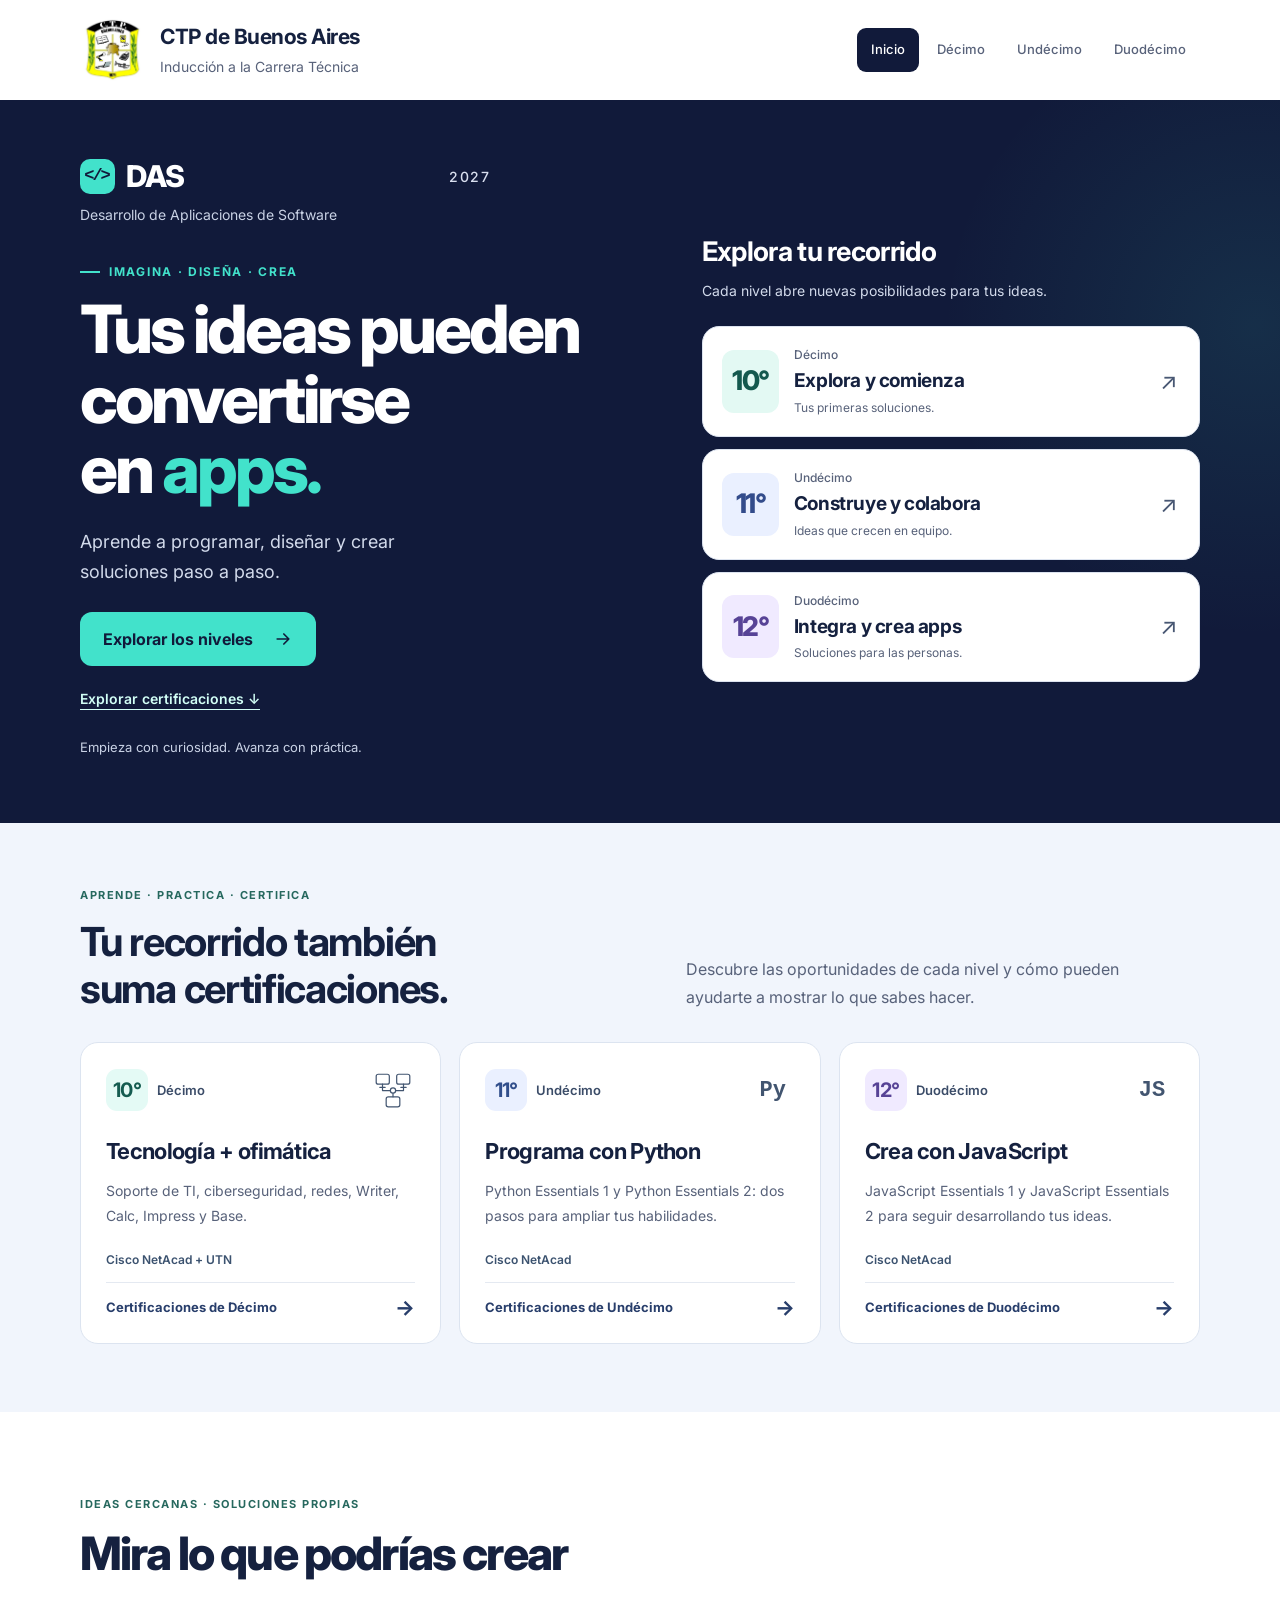
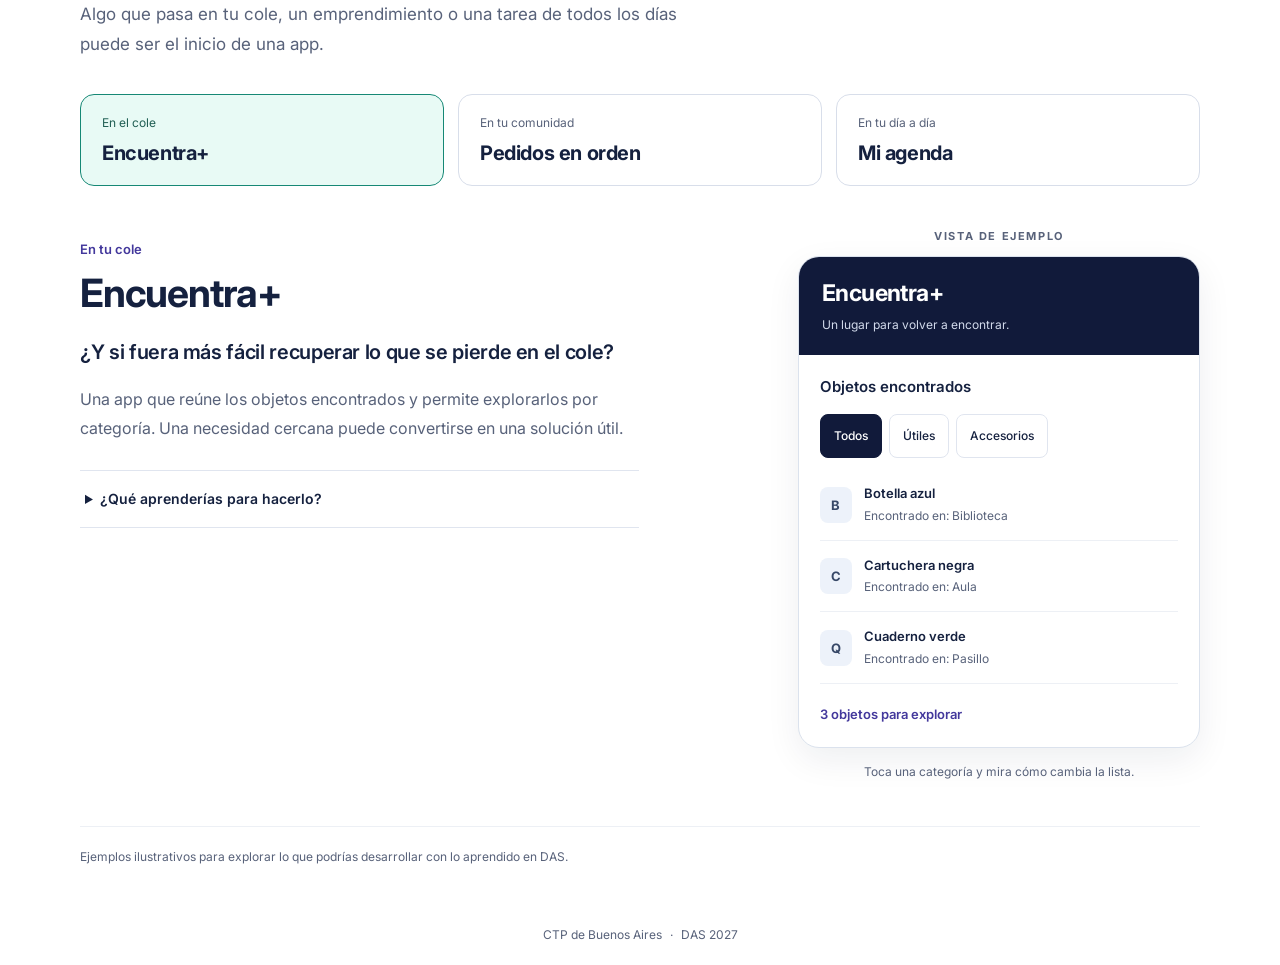
<file: index.html>
<!doctype html>
<html lang="es">
<head>
  <meta charset="utf-8">
  <meta name="viewport" content="width=device-width, initial-scale=1">
  <meta name="theme-color" content="#111a3a">
  <meta name="description" content="Conoce la Carrera Técnica Desarrollo de Aplicaciones de Software del CTP de Buenos Aires. Imagina, diseña y crea soluciones paso a paso.">
  <title>DAS 2027 | CTP de Buenos Aires</title>
  <link rel="icon" href="assets/escudo.jpeg" type="image/jpeg">
  <link rel="preconnect" href="https://fonts.googleapis.com">
  <link rel="preconnect" href="https://fonts.gstatic.com" crossorigin>
  <link href="https://fonts.googleapis.com/css2?family=Inter:wght@400;500;600;700;800&display=swap" rel="stylesheet">
  <link rel="stylesheet" href="styles.css">
  <link rel="stylesheet" href="levels.css">
  <link rel="stylesheet" href="certificaciones.css">
  <script src="script.js" defer></script>
</head>
<body>
  <a class="skip-link" href="#contenido">Ir al contenido</a>
  <header class="institution-header">
    <div class="institution-wrap">
      <a class="institution-identity" href="index.html" aria-label="CTP de Buenos Aires. Inicio de DAS">
        <img class="institution-crest" src="assets/escudo-ctp-buenos-aires.jpeg" alt="Escudo del CTP de Buenos Aires" width="64" height="64">
        <div class="institution-copy">
          <p class="institution-name">CTP de Buenos Aires</p>
          <p class="institution-detail">Inducción a la Carrera Técnica</p>
        </div>
      </a>
      <nav class="site-nav" aria-label="Navegación principal">
        <a class="site-nav-link" href="index.html" aria-current="page">Inicio</a>
        <a class="site-nav-link" href="decimo.html">Décimo</a>
        <a class="site-nav-link" href="undecimo.html">Undécimo</a>
        <a class="site-nav-link" href="duodecimo.html">Duodécimo</a>
      </nav>
    </div>
  </header>

  <main id="contenido" class="main-surface">
    <div class="hero-layout">
      <section class="hero-copy" aria-labelledby="hero-title">
        <div class="specialty-brand">
          <p class="wordmark"><span class="code-mark" aria-hidden="true">&lt;/&gt;</span>DAS</p>
          <span class="edition">2027</span>
        </div>
        <p class="career-name">Desarrollo de Aplicaciones de Software</p>
        <p class="eyebrow">IMAGINA · DISEÑA · CREA</p>
        <h1 id="hero-title">Tus ideas pueden convertirse en <em>apps.</em></h1>
        <p class="hero-intro">Aprende a programar, diseñar y crear soluciones paso a paso.</p>
        <a class="primary-action" href="#niveles">Explorar los niveles
          <svg class="icon" viewBox="0 0 24 24" fill="none" stroke="currentColor" stroke-width="2" stroke-linecap="round" stroke-linejoin="round" aria-hidden="true"><path d="M5 12h14M13 6l6 6-6 6"/></svg>
        </a>
        <a class="hero-cert-link" href="#certificaciones">Explorar certificaciones ↓</a>
        <p class="hero-note">Empieza con curiosidad. Avanza con práctica.</p>
      </section>

      <section id="niveles" class="home-levels" aria-labelledby="levels-title">
        <h2 id="levels-title">Explora tu recorrido</h2>
        <p class="home-levels-intro">Cada nivel abre nuevas posibilidades para tus ideas.</p>
        <div class="level-accesses">
          <a class="level-access level-access-ten" href="decimo.html">
            <span class="level-access-number" aria-hidden="true">10°</span>
            <span class="level-access-copy"><span class="level-access-label">Décimo</span><strong>Explora y comienza</strong><span>Tus primeras soluciones.</span></span>
            <span class="level-access-arrow" aria-hidden="true">↗</span>
          </a>
          <a class="level-access level-access-eleven" href="undecimo.html">
            <span class="level-access-number" aria-hidden="true">11°</span>
            <span class="level-access-copy"><span class="level-access-label">Undécimo</span><strong>Construye y colabora</strong><span>Ideas que crecen en equipo.</span></span>
            <span class="level-access-arrow" aria-hidden="true">↗</span>
          </a>
          <a class="level-access level-access-twelve" href="duodecimo.html">
            <span class="level-access-number" aria-hidden="true">12°</span>
            <span class="level-access-copy"><span class="level-access-label">Duodécimo</span><strong>Integra y crea apps</strong><span>Soluciones para las personas.</span></span>
            <span class="level-access-arrow" aria-hidden="true">↗</span>
          </a>
        </div>
      </section>
    </div>
    <section id="certificaciones" class="cert-home" aria-labelledby="cert-home-title">
      <div class="level-shell">
        <div class="cert-home-heading"><div><p class="section-kicker">APRENDE · PRACTICA · CERTIFICA</p><h2 id="cert-home-title">Tu recorrido también suma certificaciones.</h2></div><p>Descubre las oportunidades de cada nivel y cómo pueden ayudarte a mostrar lo que sabes hacer.</p></div>
        <div class="cert-home-grid">
          <a class="cert-path" href="decimo.html#certificaciones"><div class="cert-path-top"><span class="cert-level"><strong aria-hidden="true">10°</strong> Décimo</span><span class="cert-path-symbol" aria-hidden="true"><svg viewBox="0 0 80 80" fill="none" stroke="currentColor" stroke-width="2.3" stroke-linecap="round" stroke-linejoin="round" aria-hidden="true" focusable="false"><rect x="8" y="10" width="25" height="19" rx="4" fill="white"/><rect x="47" y="10" width="25" height="19" rx="4" fill="white"/><rect x="27" y="53" width="26" height="19" rx="4" fill="white"/><path d="M20 29v12h40V29M40 41v12M15 35h10M55 35h10"/><circle cx="40" cy="41" r="5" fill="white"/></svg></span></div><h3>Tecnología + ofimática</h3><p>Soporte de TI, ciberseguridad, redes, Writer, Calc, Impress y Base.</p><p class="cert-path-provider">Cisco NetAcad + UTN</p><span class="cert-path-action">Certificaciones de Décimo <span aria-hidden="true">→</span></span></a>
          <a class="cert-path cert-path-eleven" href="undecimo.html#certificaciones"><div class="cert-path-top"><span class="cert-level"><strong aria-hidden="true">11°</strong> Undécimo</span><span class="cert-path-symbol" aria-hidden="true">Py</span></div><h3>Programa con Python</h3><p>Python Essentials 1 y Python Essentials 2: dos pasos para ampliar tus habilidades.</p><p class="cert-path-provider">Cisco NetAcad</p><span class="cert-path-action">Certificaciones de Undécimo <span aria-hidden="true">→</span></span></a>
          <a class="cert-path cert-path-twelve" href="duodecimo.html#certificaciones"><div class="cert-path-top"><span class="cert-level"><strong aria-hidden="true">12°</strong> Duodécimo</span><span class="cert-path-symbol" aria-hidden="true">JS</span></div><h3>Crea con JavaScript</h3><p>JavaScript Essentials 1 y JavaScript Essentials 2 para seguir desarrollando tus ideas.</p><p class="cert-path-provider">Cisco NetAcad</p><span class="cert-path-action">Certificaciones de Duodécimo <span aria-hidden="true">→</span></span></a>
        </div>
      </div>
    </section>
    <section id="proyectos" class="showcase" aria-labelledby="showcase-title">
      <div class="showcase-wrap">
        <div class="showcase-heading">
          <p class="section-kicker">IDEAS CERCANAS · SOLUCIONES PROPIAS</p>
          <h2 id="showcase-title">Mira lo que podrías crear</h2>
          <p>Algo que pasa en tu cole, un emprendimiento o una tarea de todos los días puede ser el inicio de una app.</p>
        </div>
        <div class="project-choices" role="group" aria-label="Elegir una idea de proyecto">
          <button class="project-choice" type="button" data-project="found" aria-pressed="true" aria-controls="project-discovery"><span class="choice-context">En el cole</span><span class="choice-title">Encuentra+</span></button>
          <button class="project-choice" type="button" data-project="shop" aria-pressed="false" aria-controls="project-discovery"><span class="choice-context">En tu comunidad</span><span class="choice-title">Pedidos en orden</span></button>
          <button class="project-choice" type="button" data-project="agenda" aria-pressed="false" aria-controls="project-discovery"><span class="choice-context">En tu día a día</span><span class="choice-title">Mi agenda</span></button>
        </div>
        <p id="project-selection-status" class="sr-only" role="status"></p>
        <div id="project-discovery" class="discovery-layout">
          <div class="discovery-copy">
            <p id="discovery-context" class="discovery-context">En tu cole</p>
            <h3 id="discovery-title">Encuentra+</h3>
            <p id="discovery-question" class="discovery-question">¿Y si fuera más fácil recuperar lo que se pierde en el cole?</p>
            <p id="discovery-description" class="discovery-description">Una app que reúne los objetos encontrados y permite explorarlos por categoría. Una necesidad cercana puede convertirse en una solución útil.</p>
            <details id="learning-disclosure" class="learning-disclosure">
              <summary>¿Qué aprenderías para hacerlo?</summary>
              <ul id="discovery-learning" class="learning-list">
                <li><strong>Pensar en pasos</strong><span>Convertir una necesidad en instrucciones claras.</span></li>
                <li><strong>Organizar información</strong><span>Guardar y consultar datos de los objetos.</span></li>
                <li><strong>Diseñar para las personas</strong><span>Crear y probar pantallas fáciles de usar.</span></li>
              </ul>
            </details>
          </div>
          <div class="demo-preview">
            <p class="demo-label">VISTA DE EJEMPLO</p>
            <div id="demo-canvas" class="demo-canvas"><p class="demo-fallback">Los objetos perdidos se pueden organizar por categoría para encontrarlos con más facilidad.</p></div>
            <p id="demo-hint" class="demo-hint">Toca una categoría y mira cómo cambia la lista.</p>
          </div>
        </div>
        <p class="showcase-note">Ejemplos ilustrativos para explorar lo que podrías desarrollar con lo aprendido en DAS.</p>
      </div>
    </section>
    <template id="demo-found">
      <div class="demo-app-header"><p class="demo-app-name">Encuentra+</p><p>Un lugar para volver a encontrar.</p></div>
      <div class="demo-app-body">
        <p class="demo-subtitle">Objetos encontrados</p>
        <div class="demo-filters" role="group" aria-label="Filtrar objetos por categoría">
          <button type="button" class="demo-chip" data-found-filter="all" aria-pressed="true" aria-controls="found-results">Todos</button>
          <button type="button" class="demo-chip" data-found-filter="supplies" aria-pressed="false" aria-controls="found-results">Útiles</button>
          <button type="button" class="demo-chip" data-found-filter="accessories" aria-pressed="false" aria-controls="found-results">Accesorios</button>
        </div>
        <ul id="found-results" class="found-results"></ul>
        <p id="found-status" class="demo-status" role="status">3 objetos para explorar</p>
      </div>
    </template>
    <template id="demo-shop">
      <div class="demo-app-header"><p class="demo-app-name">Pedidos en orden</p><p>Una idea para un pequeño negocio.</p></div>
      <div class="demo-app-body">
        <p class="demo-subtitle">Arma una selección</p>
        <ul class="basket-products">
          <li class="basket-product"><div><strong>Pan casero</strong><span data-basket-quantity="bread">Cantidad: 0</span></div><button type="button" class="demo-add" data-add-product="bread" aria-label="Agregar pan casero">Agregar +</button></li>
          <li class="basket-product"><div><strong>Galletas</strong><span data-basket-quantity="cookies">Cantidad: 0</span></div><button type="button" class="demo-add" data-add-product="cookies" aria-label="Agregar galletas">Agregar +</button></li>
          <li class="basket-product"><div><strong>Jugo natural</strong><span data-basket-quantity="juice">Cantidad: 0</span></div><button type="button" class="demo-add" data-add-product="juice" aria-label="Agregar jugo natural">Agregar +</button></li>
        </ul>
        <p id="basket-status" class="demo-status" role="status">Tu selección: 0 productos</p>
        <button type="button" class="demo-reset" data-reset-basket disabled>Empezar de nuevo</button>
      </div>
    </template>
    <template id="demo-agenda">
      <div class="demo-app-header"><p class="demo-app-name">Mi agenda</p><p>Un paso a la vez también cuenta.</p></div>
      <div class="demo-app-body">
        <p class="demo-subtitle">Mi plan de hoy</p>
        <div class="agenda-tasks" role="group" aria-label="Tareas de ejemplo">
          <label class="agenda-task"><input type="checkbox" data-agenda-task><span>Practicar un reto</span></label>
          <label class="agenda-task"><input type="checkbox" data-agenda-task><span>Compartir una idea</span></label>
          <label class="agenda-task"><input type="checkbox" data-agenda-task><span>Revisar mi proyecto</span></label>
        </div>
        <p id="agenda-status" class="demo-status" role="status">0 de 3 tareas marcadas</p>
      </div>
    </template>
  </main>

  <footer class="site-footer">
    <p>CTP de Buenos Aires <span aria-hidden="true">·</span> DAS 2027</p>
  </footer>
</body>
</html>
</file>
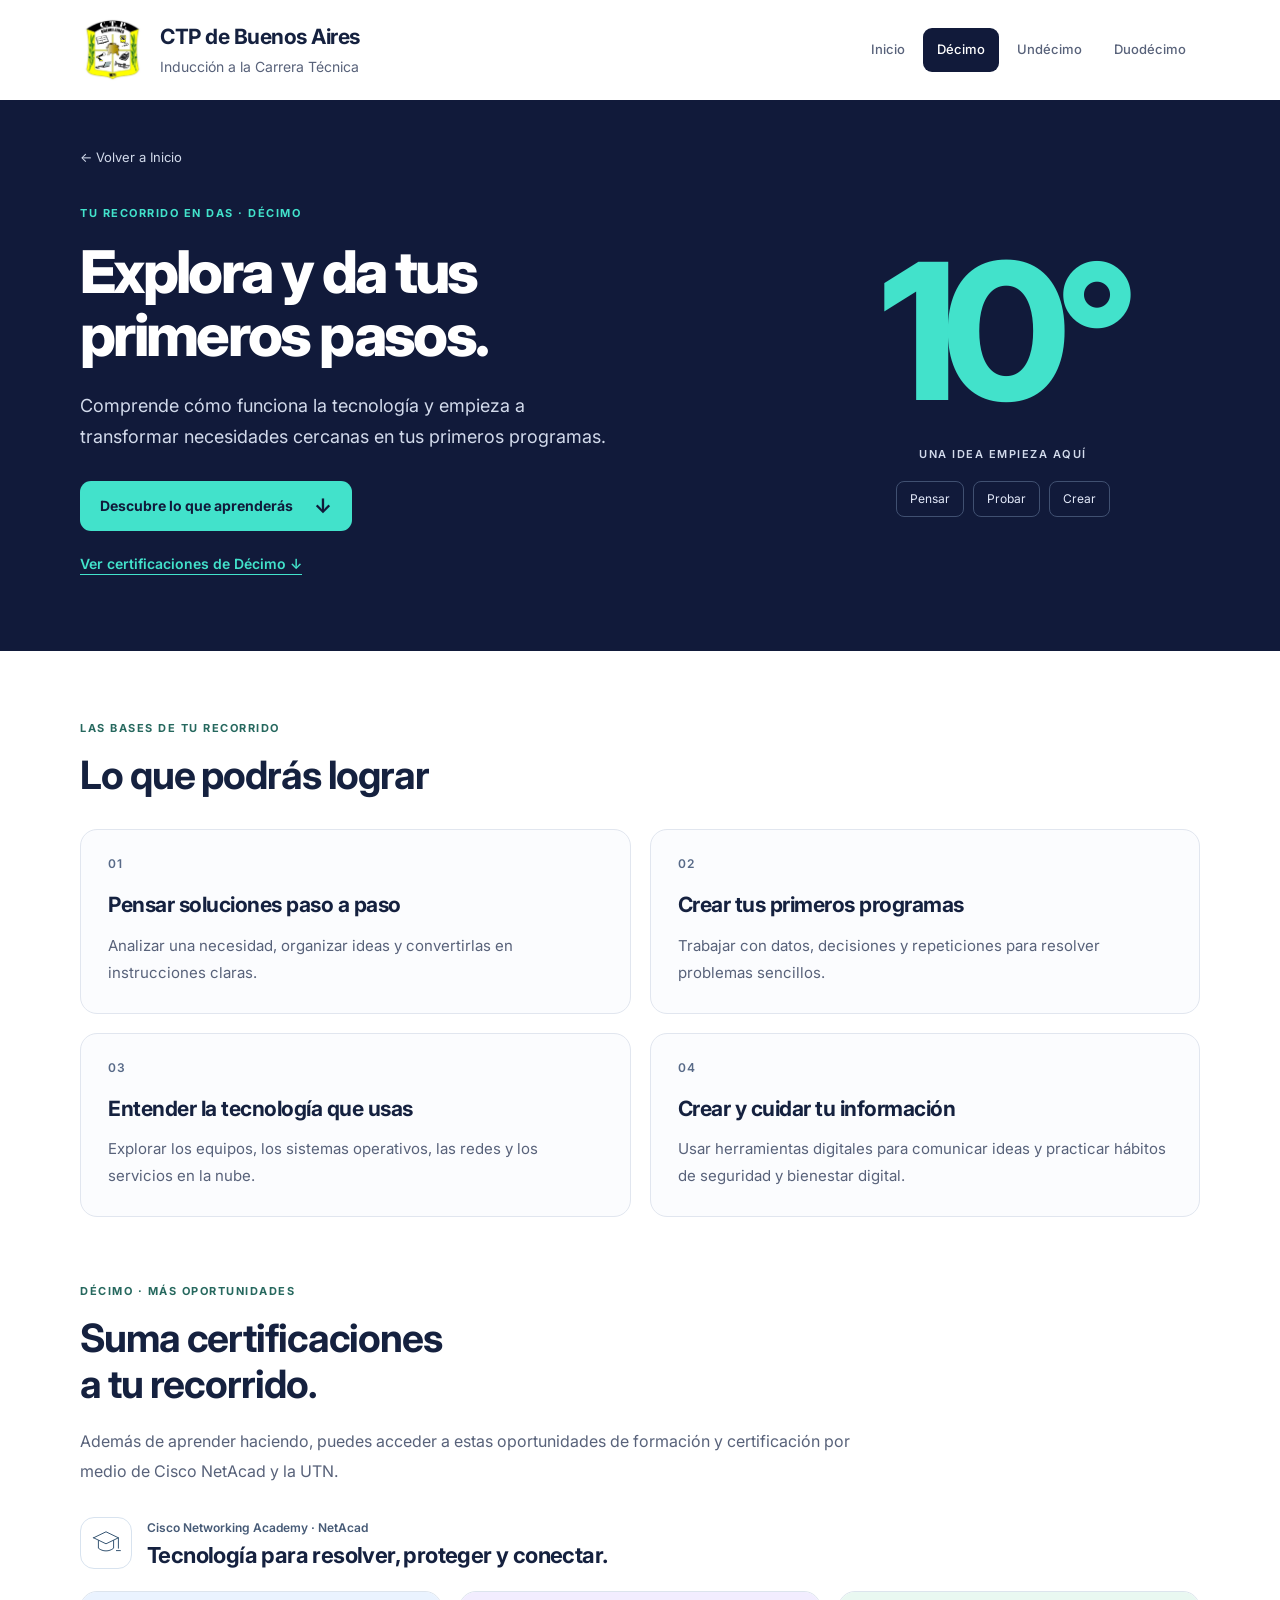
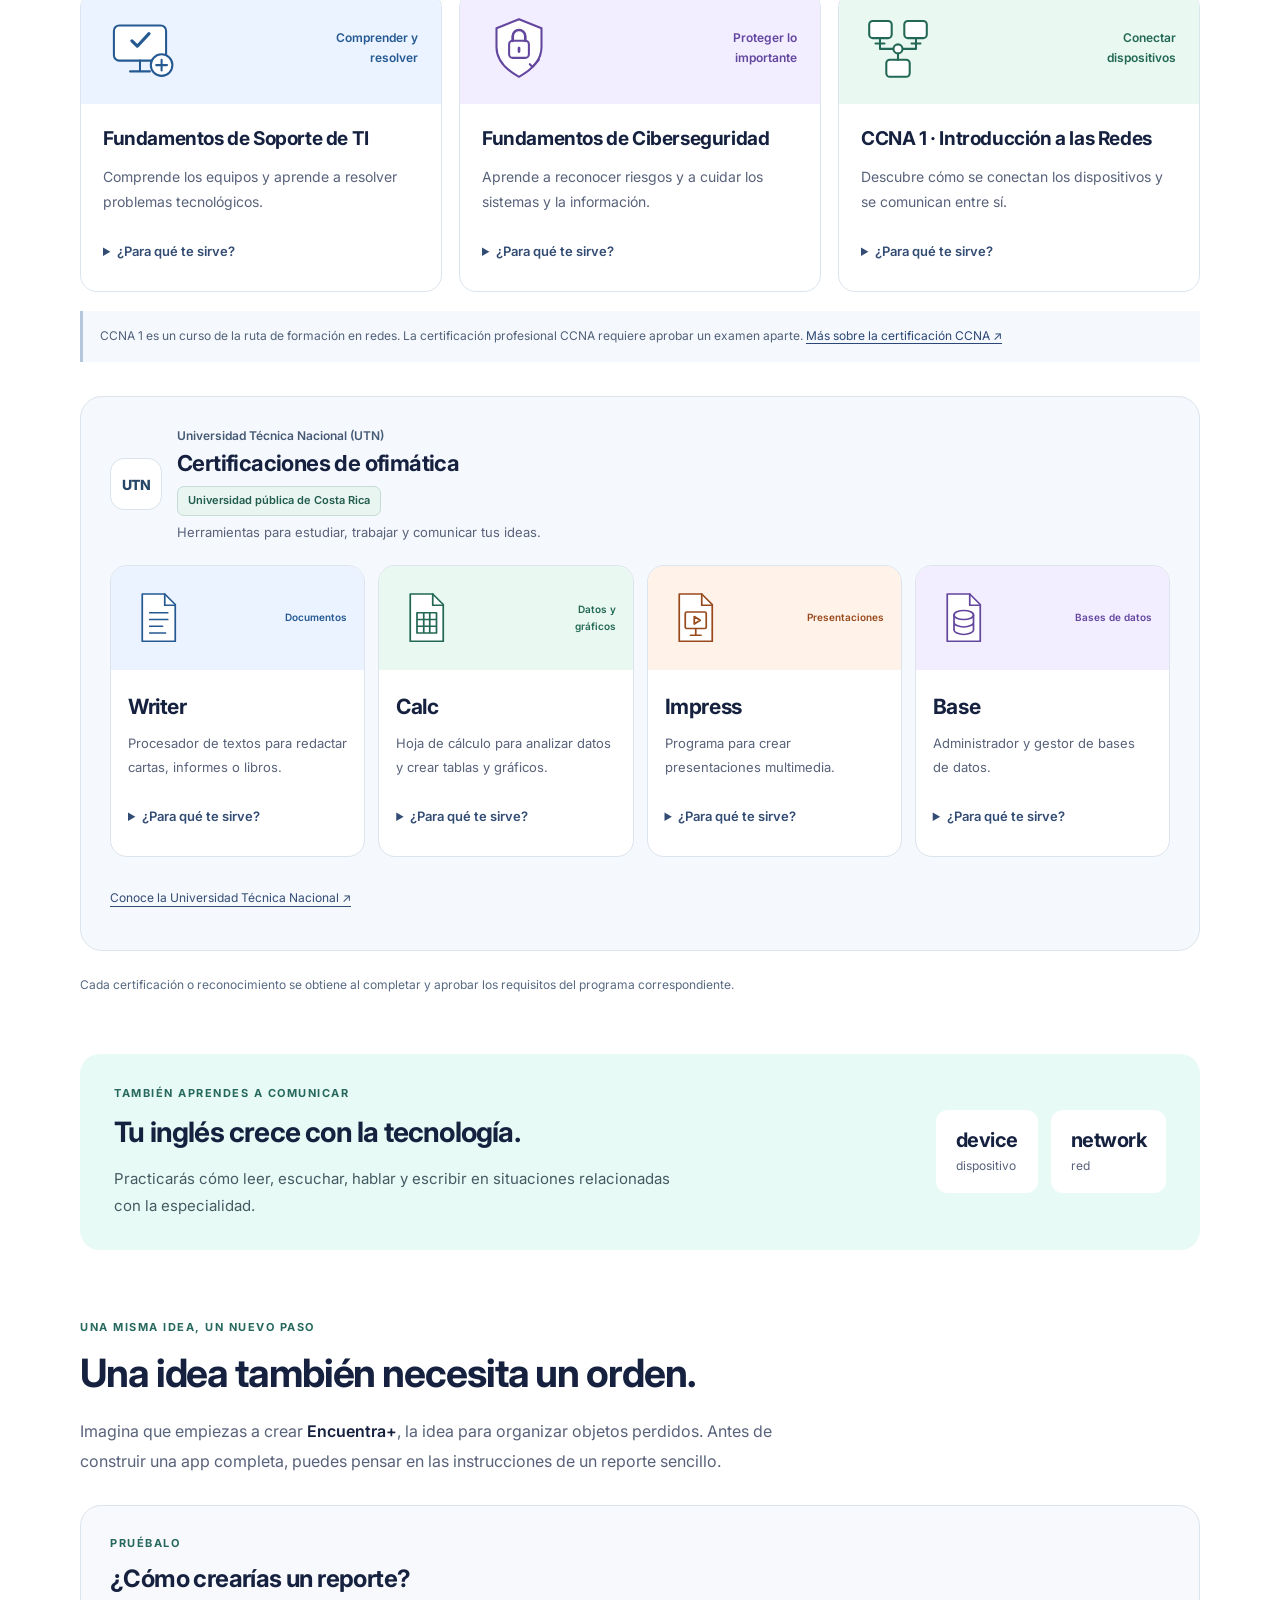
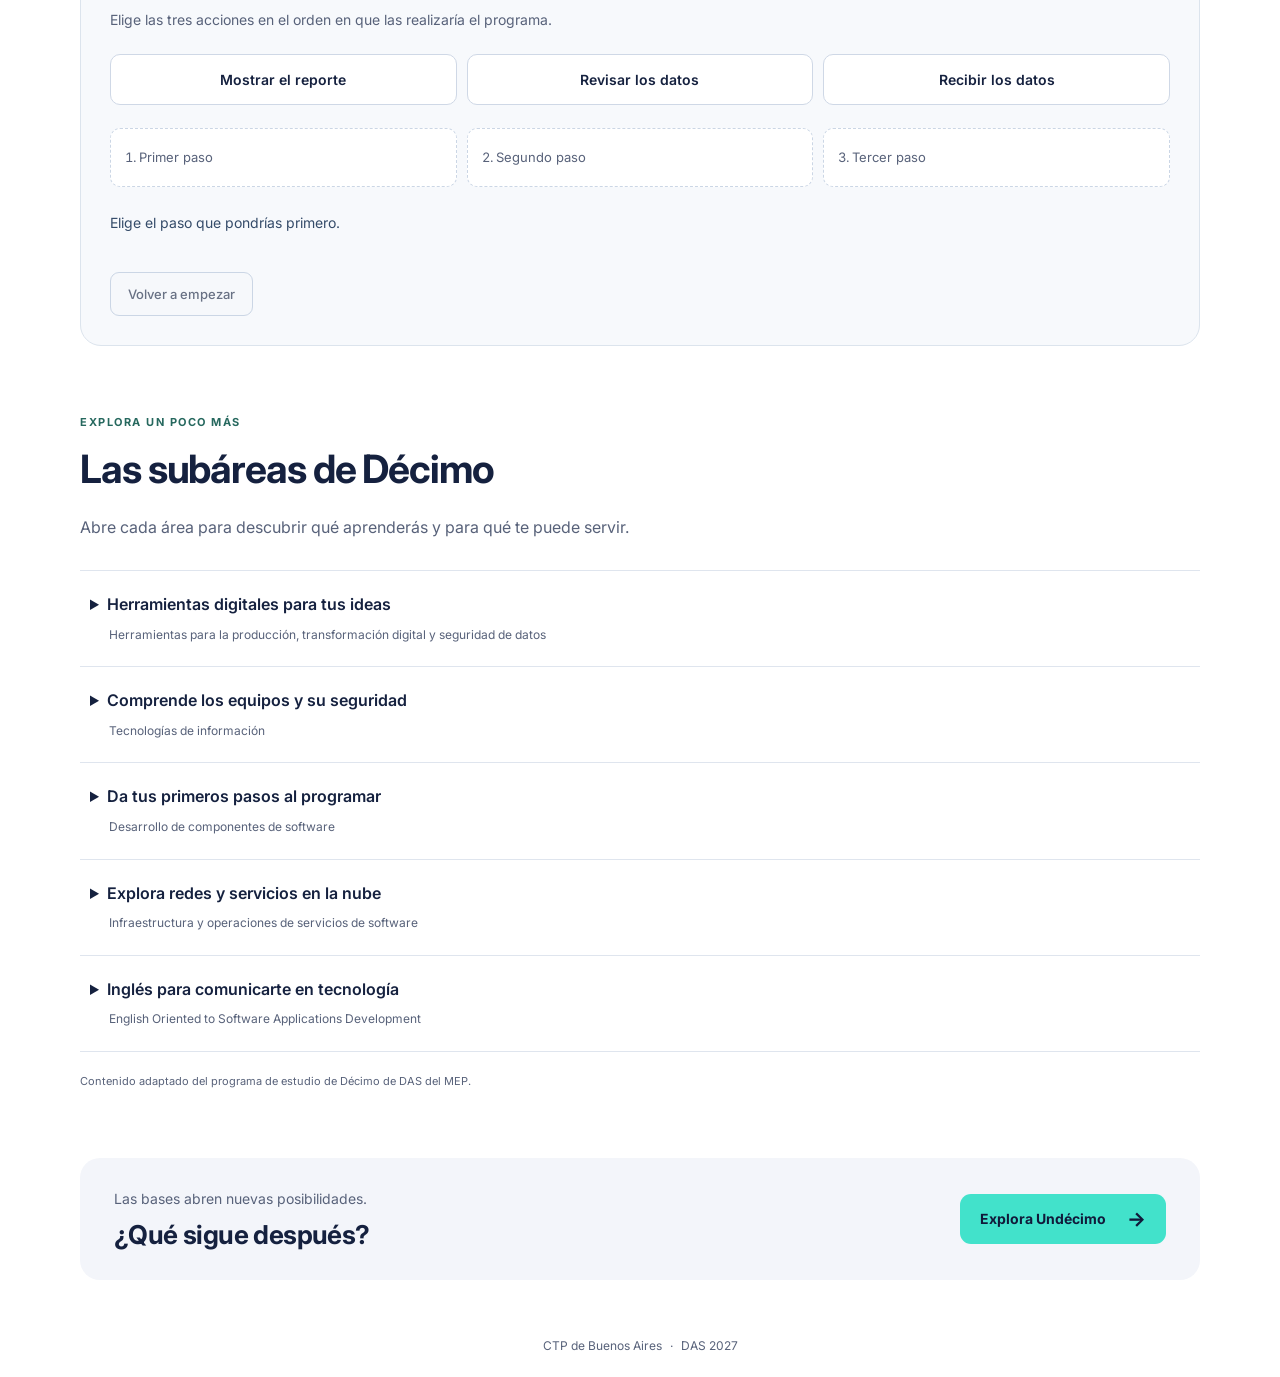
<file: decimo.html>
<!doctype html>
<html lang="es">
<head>
  <meta charset="utf-8">
  <meta name="viewport" content="width=device-width, initial-scale=1">
  <meta name="theme-color" content="#111a3a">
  <meta name="description" content="Explora las bases de DAS en Décimo: programación, herramientas digitales, equipos, seguridad, redes, nube e inglés. CTP de Buenos Aires.">
  <title>Décimo · DAS 2027 | CTP de Buenos Aires</title>
  <link rel="icon" href="assets/escudo-ctp-buenos-aires.jpeg" type="image/jpeg">
  <link rel="preconnect" href="https://fonts.googleapis.com">
  <link rel="preconnect" href="https://fonts.gstatic.com" crossorigin>
  <link href="https://fonts.googleapis.com/css2?family=Inter:wght@400;500;600;700;800&display=swap" rel="stylesheet">
  <link rel="stylesheet" href="styles.css">
  <link rel="stylesheet" href="levels.css">
  <link rel="stylesheet" href="certificaciones.css">
  <script src="decimo.js" defer></script>
</head>
<body>
  <a class="skip-link" href="#contenido">Ir al contenido</a>
  <header class="institution-header">
    <div class="institution-wrap">
      <a class="institution-identity" href="index.html" aria-label="CTP de Buenos Aires. Inicio de DAS">
        <img class="institution-crest" src="assets/escudo-ctp-buenos-aires.jpeg" alt="Escudo del CTP de Buenos Aires" width="64" height="64">
        <div class="institution-copy">
          <p class="institution-name">CTP de Buenos Aires</p>
          <p class="institution-detail">Inducción a la Carrera Técnica</p>
        </div>
      </a>
      <nav class="site-nav" aria-label="Navegación principal">
        <a class="site-nav-link" href="index.html">Inicio</a>
        <a class="site-nav-link" href="decimo.html" aria-current="page">Décimo</a>
        <a class="site-nav-link" href="undecimo.html">Undécimo</a>
        <a class="site-nav-link" href="duodecimo.html">Duodécimo</a>
      </nav>
    </div>
  </header>
  <main id="contenido" class="level-page" data-level="10">
    <section class="level-hero" aria-labelledby="level-title">
      <div class="level-shell level-hero-grid">
        <div>
          <a class="level-back" href="index.html">← Volver a Inicio</a>
          <p class="level-kicker">TU RECORRIDO EN DAS · DÉCIMO</p>
          <h1 id="level-title">Explora y da tus primeros pasos.</h1>
          <p class="level-intro">Comprende cómo funciona la tecnología y empieza a transformar necesidades cercanas en tus primeros programas.</p>
          <a class="level-primary" href="#aprendizajes">Descubre lo que aprenderás <span aria-hidden="true">↓</span></a>
          <a class="hero-cert-link" href="#certificaciones">Ver certificaciones de Décimo ↓</a>
        </div>
        <div class="level-hero-art" aria-hidden="true"><span class="level-art-number">10°</span><p>UNA IDEA EMPIEZA AQUÍ</p><div class="level-art-words"><span>Pensar</span><span>Probar</span><span>Crear</span></div></div>
      </div>
    </section>

    <section id="aprendizajes" class="level-section level-shell" aria-labelledby="outcomes-title">
      <p class="section-kicker">LAS BASES DE TU RECORRIDO</p>
      <h2 id="outcomes-title">Lo que podrás lograr</h2>
      <div class="level-outcomes">
        <article class="outcome"><span class="outcome-index" aria-hidden="true">01</span><h3>Pensar soluciones paso a paso</h3><p>Analizar una necesidad, organizar ideas y convertirlas en instrucciones claras.</p></article>
        <article class="outcome"><span class="outcome-index" aria-hidden="true">02</span><h3>Crear tus primeros programas</h3><p>Trabajar con datos, decisiones y repeticiones para resolver problemas sencillos.</p></article>
        <article class="outcome"><span class="outcome-index" aria-hidden="true">03</span><h3>Entender la tecnología que usas</h3><p>Explorar los equipos, los sistemas operativos, las redes y los servicios en la nube.</p></article>
        <article class="outcome"><span class="outcome-index" aria-hidden="true">04</span><h3>Crear y cuidar tu información</h3><p>Usar herramientas digitales para comunicar ideas y practicar hábitos de seguridad y bienestar digital.</p></article>
      </div>
    </section>

    <section id="certificaciones" class="cert-section level-shell" aria-labelledby="cert-title">
      <div class="cert-section-heading"><p class="section-kicker">DÉCIMO · MÁS OPORTUNIDADES</p><h2 id="cert-title">Suma certificaciones a tu recorrido.</h2><p>Además de aprender haciendo, puedes acceder a estas oportunidades de formación y certificación por medio de Cisco NetAcad y la UTN.</p></div>
      <div class="cert-provider"><div class="cert-provider-header"><span class="cert-provider-mark" aria-hidden="true"><svg viewBox="0 0 80 80" fill="none" stroke="currentColor" stroke-width="2.3" stroke-linecap="round" stroke-linejoin="round" aria-hidden="true" focusable="false"><path d="m9 27 31-15 31 15-31 15L9 27Z" fill="white"/><path d="M21 34v19c11 9 27 9 38 0V34M71 27v26M66 59h10"/></svg></span><div><p>Cisco Networking Academy · NetAcad</p><h3>Tecnología para resolver, proteger y conectar.</h3></div></div>
        <div class="credential-grid"><article class="credential" data-tone="blue">
          <div class="credential-art"><svg viewBox="0 0 80 80" fill="none" stroke="currentColor" stroke-width="2.3" stroke-linecap="round" stroke-linejoin="round" aria-hidden="true" focusable="false"><rect x="11" y="15" width="58" height="39" rx="6" fill="white"/><path d="M29 66h22M40 54v12"/><path d="m31 32 6 6 13-14" stroke-width="3.5"/><circle cx="64" cy="59" r="12" fill="white"/><path d="M64 53v12M58 59h12"/></svg><span class="credential-art-label">Comprender y resolver</span></div>
          <div class="credential-copy"><h4>Fundamentos de Soporte de TI</h4><p>Comprende los equipos y aprende a resolver problemas tecnológicos.</p></div>
          <details class="credential-example"><summary>¿Para qué te sirve?</summary><p>Por ejemplo, identificar por qué una computadora presenta una falla y buscar una solución.</p></details>
        </article><article class="credential" data-tone="purple">
          <div class="credential-art"><svg viewBox="0 0 80 80" fill="none" stroke="currentColor" stroke-width="2.3" stroke-linecap="round" stroke-linejoin="round" aria-hidden="true" focusable="false"><path d="M40 8 65 18v21c0 16-12 26-25 33C27 65 15 55 15 39V18L40 8Z" fill="white"/><rect x="29" y="32" width="22" height="19" rx="4"/><path d="M33 32v-5a7 7 0 0 1 14 0v5M40 40v4" stroke-width="3"/><path d="m52 58 3 3 7-8"/></svg><span class="credential-art-label">Proteger lo importante</span></div>
          <div class="credential-copy"><h4>Fundamentos de Ciberseguridad</h4><p>Aprende a reconocer riesgos y a cuidar los sistemas y la información.</p></div>
          <details class="credential-example"><summary>¿Para qué te sirve?</summary><p>Por ejemplo, reconocer un mensaje sospechoso y elegir cómo proteger una cuenta.</p></details>
        </article><article class="credential" data-tone="green">
          <div class="credential-art"><svg viewBox="0 0 80 80" fill="none" stroke="currentColor" stroke-width="2.3" stroke-linecap="round" stroke-linejoin="round" aria-hidden="true" focusable="false"><rect x="8" y="10" width="25" height="19" rx="4" fill="white"/><rect x="47" y="10" width="25" height="19" rx="4" fill="white"/><rect x="27" y="53" width="26" height="19" rx="4" fill="white"/><path d="M20 29v12h40V29M40 41v12M15 35h10M55 35h10"/><circle cx="40" cy="41" r="5" fill="white"/></svg><span class="credential-art-label">Conectar dispositivos</span></div>
          <div class="credential-copy"><h4>CCNA 1 · Introducción a las Redes</h4><p>Descubre cómo se conectan los dispositivos y se comunican entre sí.</p></div>
          <details class="credential-example"><summary>¿Para qué te sirve?</summary><p>Por ejemplo, comprender cómo se conectan los equipos de un laboratorio.</p></details>
        </article></div>
        <p class="cert-program-note">CCNA 1 es un curso de la ruta de formación en redes. La certificación profesional CCNA requiere aprobar un examen aparte. <a href="https://www.cisco.com/site/us/en/learn/training-certifications/certifications/enterprise/ccna/index.html" target="_blank" rel="noopener noreferrer">Más sobre la certificación CCNA ↗</a></p>
      </div>
      <div class="cert-provider cert-provider-utn">
        <div class="cert-provider-header"><span class="cert-provider-mark" aria-hidden="true">UTN</span><div><p>Universidad Técnica Nacional (UTN)</p><h3>Certificaciones de ofimática</h3><span class="cert-public">Universidad pública de Costa Rica</span><span class="cert-provider-description">Herramientas para estudiar, trabajar y comunicar tus ideas.</span></div></div>
        <div class="credential-grid credential-grid-office"><article class="credential" data-tone="blue">
          <div class="credential-art"><svg viewBox="0 0 80 80" fill="none" stroke="currentColor" stroke-width="2.3" stroke-linecap="round" stroke-linejoin="round" aria-hidden="true" focusable="false"><path d="M19 8h30l14 14v49H19V8Z" fill="white"/><path d="M49 8v15h14M29 33h24M29 42h24M29 51h17M29 60h21"/></svg><span class="credential-art-label">Documentos</span></div>
          <div class="credential-copy"><h4>Writer</h4><p>Procesador de textos para redactar cartas, informes o libros.</p></div>
          <details class="credential-example"><summary>¿Para qué te sirve?</summary><p>Crear un informe de tu proyecto con títulos, tablas e imágenes.</p></details>
        </article><article class="credential" data-tone="green">
          <div class="credential-art"><svg viewBox="0 0 80 80" fill="none" stroke="currentColor" stroke-width="2.3" stroke-linecap="round" stroke-linejoin="round" aria-hidden="true" focusable="false"><path d="M19 8h30l14 14v49H19V8Z" fill="white"/><path d="M49 8v15h14M28 33h26v27H28V33ZM28 42h26M28 51h26M37 33v27M45 33v27"/></svg><span class="credential-art-label">Datos y gráficos</span></div>
          <div class="credential-copy"><h4>Calc</h4><p>Hoja de cálculo para analizar datos y crear tablas y gráficos.</p></div>
          <details class="credential-example"><summary>¿Para qué te sirve?</summary><p>Organizar gastos o comparar resultados mediante un gráfico.</p></details>
        </article><article class="credential" data-tone="orange">
          <div class="credential-art"><svg viewBox="0 0 80 80" fill="none" stroke="currentColor" stroke-width="2.3" stroke-linecap="round" stroke-linejoin="round" aria-hidden="true" focusable="false"><path d="M19 8h30l14 14v49H19V8Z" fill="white"/><path d="M49 8v15h14"/><rect x="27" y="32" width="28" height="22" rx="2"/><path d="m39 38 8 5-8 5V38ZM41 54v8M34 63h14"/></svg><span class="credential-art-label">Presentaciones</span></div>
          <div class="credential-copy"><h4>Impress</h4><p>Programa para crear presentaciones multimedia.</p></div>
          <details class="credential-example"><summary>¿Para qué te sirve?</summary><p>Presentar una idea con texto, imágenes y recursos multimedia.</p></details>
        </article><article class="credential" data-tone="purple">
          <div class="credential-art"><svg viewBox="0 0 80 80" fill="none" stroke="currentColor" stroke-width="2.3" stroke-linecap="round" stroke-linejoin="round" aria-hidden="true" focusable="false"><path d="M19 8h30l14 14v49H19V8Z" fill="white"/><path d="M49 8v15h14"/><ellipse cx="41" cy="36" rx="13" ry="6"/><path d="M28 36v20c0 3 6 6 13 6s13-3 13-6V36M28 46c0 3 6 6 13 6s13-3 13-6"/></svg><span class="credential-art-label">Bases de datos</span></div>
          <div class="credential-copy"><h4>Base</h4><p>Administrador y gestor de bases de datos.</p></div>
          <details class="credential-example"><summary>¿Para qué te sirve?</summary><p>Organizar registros y consultar información, por ejemplo en un inventario.</p></details>
        </article></div>
        <p class="cert-provider-source"><a href="https://www.utn.ac.cr/" target="_blank" rel="noopener noreferrer">Conoce la Universidad Técnica Nacional ↗</a></p>
      </div>
      <p class="cert-requirements">Cada certificación o reconocimiento se obtiene al completar y aprobar los requisitos del programa correspondiente.</p>
    </section>

    <section class="english-section level-shell" aria-labelledby="english-title">
      <div><p class="section-kicker">TAMBIÉN APRENDES A COMUNICAR</p><h2 id="english-title">Tu inglés crece con la tecnología.</h2><p>Practicarás cómo leer, escuchar, hablar y escribir en situaciones relacionadas con la especialidad.</p></div>
      <div class="english-words" aria-label="Ejemplos de vocabulario tecnológico"><span><strong>device</strong><small>dispositivo</small></span><span><strong>network</strong><small>red</small></span></div>
    </section>

    <section class="level-section level-shell" aria-labelledby="logic-title">
      <div class="level-story-heading"><p class="section-kicker">UNA MISMA IDEA, UN NUEVO PASO</p><h2 id="logic-title">Una idea también necesita un orden.</h2><p>Imagina que empiezas a crear <strong>Encuentra+</strong>, la idea para organizar objetos perdidos. Antes de construir una app completa, puedes pensar en las instrucciones de un reporte sencillo.</p></div>
      <div class="logic-activity">
        <div class="logic-intro"><span class="activity-label">PRUÉBALO</span><h3>¿Cómo crearías un reporte?</h3><p id="logic-help">Elige las tres acciones en el orden en que las realizaría el programa.</p></div>
        <div class="logic-options" role="group" aria-label="Acciones para ordenar" aria-describedby="logic-help">
          <button type="button" class="logic-option" data-step="display">Mostrar el reporte</button>
          <button type="button" class="logic-option" data-step="validate">Revisar los datos</button>
          <button type="button" class="logic-option" data-step="receive">Recibir los datos</button>
        </div>
        <ol id="logic-route" class="logic-route" aria-label="Tu secuencia de pasos"><li>Primer paso</li><li>Segundo paso</li><li>Tercer paso</li></ol>
        <p id="logic-feedback" class="logic-feedback" role="status">Elige el paso que pondrías primero.</p>
        <button id="logic-reset" class="logic-reset" type="button" disabled>Volver a empezar</button>
      </div>
    </section>

    <section class="level-section curriculum-section level-shell" aria-labelledby="curriculum-title">
      <p class="section-kicker">EXPLORA UN POCO MÁS</p><h2 id="curriculum-title">Las subáreas de Décimo</h2><p class="level-section-intro">Abre cada área para descubrir qué aprenderás y para qué te puede servir.</p>
      <div class="curriculum-list">
        <details><summary><span>Herramientas digitales para tus ideas</span><small>Herramientas para la producción, transformación digital y seguridad de datos</small></summary><div class="curriculum-content"><p>Aprenderás a crear y compartir información de manera útil, creativa y responsable.</p><ul><li>Documentos, hojas de cálculo y presentaciones para comunicar tus ideas.</li><li>Colaboración en línea, transformación digital y análisis de información.</li><li>Bienestar digital, protección de datos y uso ético de la tecnología.</li></ul></div></details>
        <details><summary><span>Comprende los equipos y su seguridad</span><small>Tecnologías de información</small></summary><div class="curriculum-content"><p>Explorarás qué hace funcionar una computadora y cómo cuidar los equipos y la información.</p><ul><li>Componentes, ensamblaje, mantenimiento y configuración de computadoras.</li><li>Sistemas operativos y solución de problemas comunes.</li><li>Fundamentos de ciberseguridad y prácticas para proteger sistemas y datos.</li></ul></div></details>
        <details><summary><span>Da tus primeros pasos al programar</span><small>Desarrollo de componentes de software</small></summary><div class="curriculum-content"><p>Empezarás a convertir una necesidad en una solución mediante la lógica y la programación.</p><ul><li>Pensamiento lógico, algoritmos y diagramas de flujo.</li><li>Comprensión de necesidades y fundamentos de ingeniería de software.</li><li>Primeros programas con datos, decisiones, repeticiones y funciones.</li></ul></div></details>
        <details><summary><span>Explora redes y servicios en la nube</span><small>Infraestructura y operaciones de servicios de software</small></summary><div class="curriculum-content"><p>Comprenderás cómo se conectan los equipos y qué entornos permiten que funcionen los servicios digitales.</p><ul><li>Entornos virtuales y computación en la nube.</li><li>Comunicación entre equipos, direcciones de red y configuración básica.</li><li>Uso seguro, responsable y colaborativo de la infraestructura tecnológica.</li></ul></div></details>
        <details><summary><span>Inglés para comunicarte en tecnología</span><small>English Oriented to Software Applications Development</small></summary><div class="curriculum-content"><p>El inglés se trabaja con situaciones y temas relacionados con la especialidad.</p><ul><li>Lectura, escucha, conversación y escritura.</li><li>Vocabulario sobre equipos, programación, seguridad, redes y servicios digitales.</li><li>Comunicación y colaboración alrededor de problemas o proyectos.</li></ul></div></details>
      </div>
      <p class="curriculum-source">Contenido adaptado del programa de estudio de Décimo de DAS del MEP.</p>
    </section>
    <section class="level-next level-shell" aria-label="Continuar el recorrido"><div><p>Las bases abren nuevas posibilidades.</p><h2>¿Qué sigue después?</h2></div><a class="level-primary" href="undecimo.html">Explora Undécimo <span aria-hidden="true">→</span></a></section>
  </main>
  <footer class="site-footer">
    <p>CTP de Buenos Aires <span aria-hidden="true">·</span> DAS 2027</p>
  </footer>
</body>
</html>
</file>
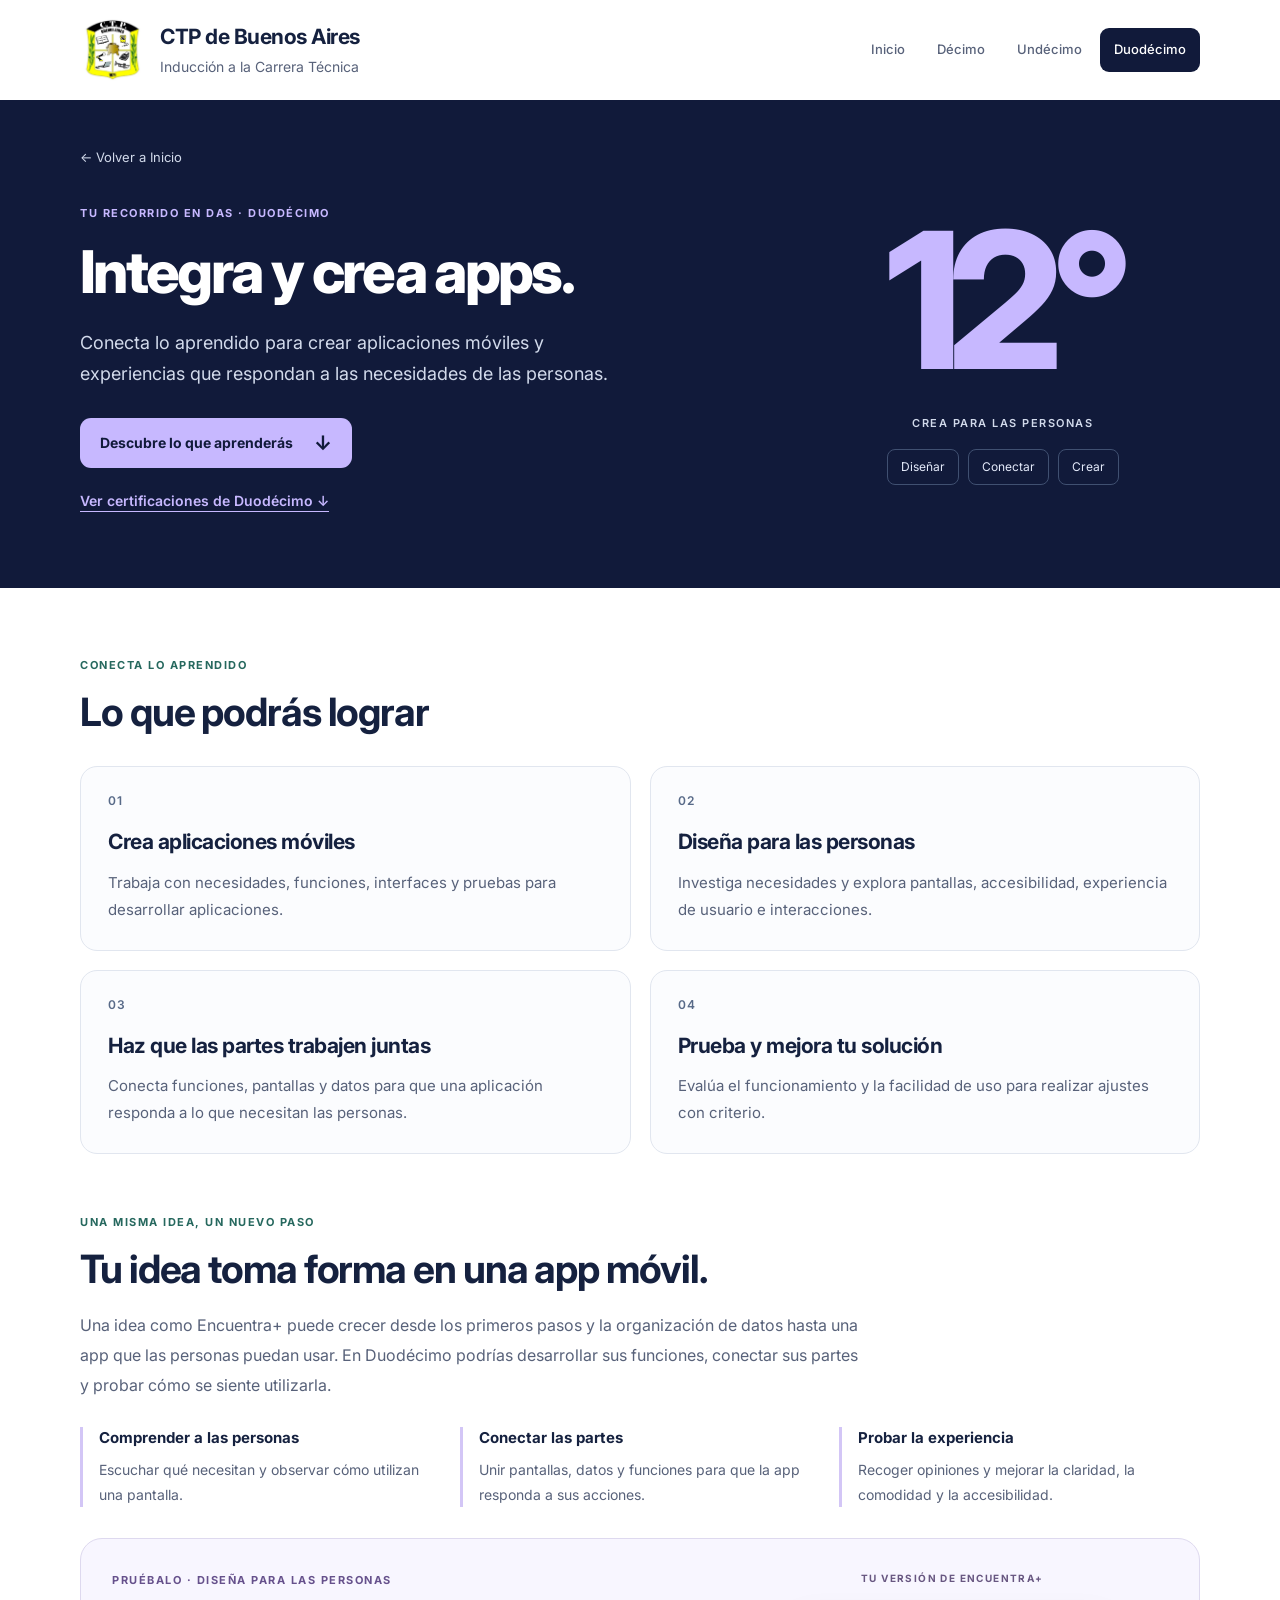
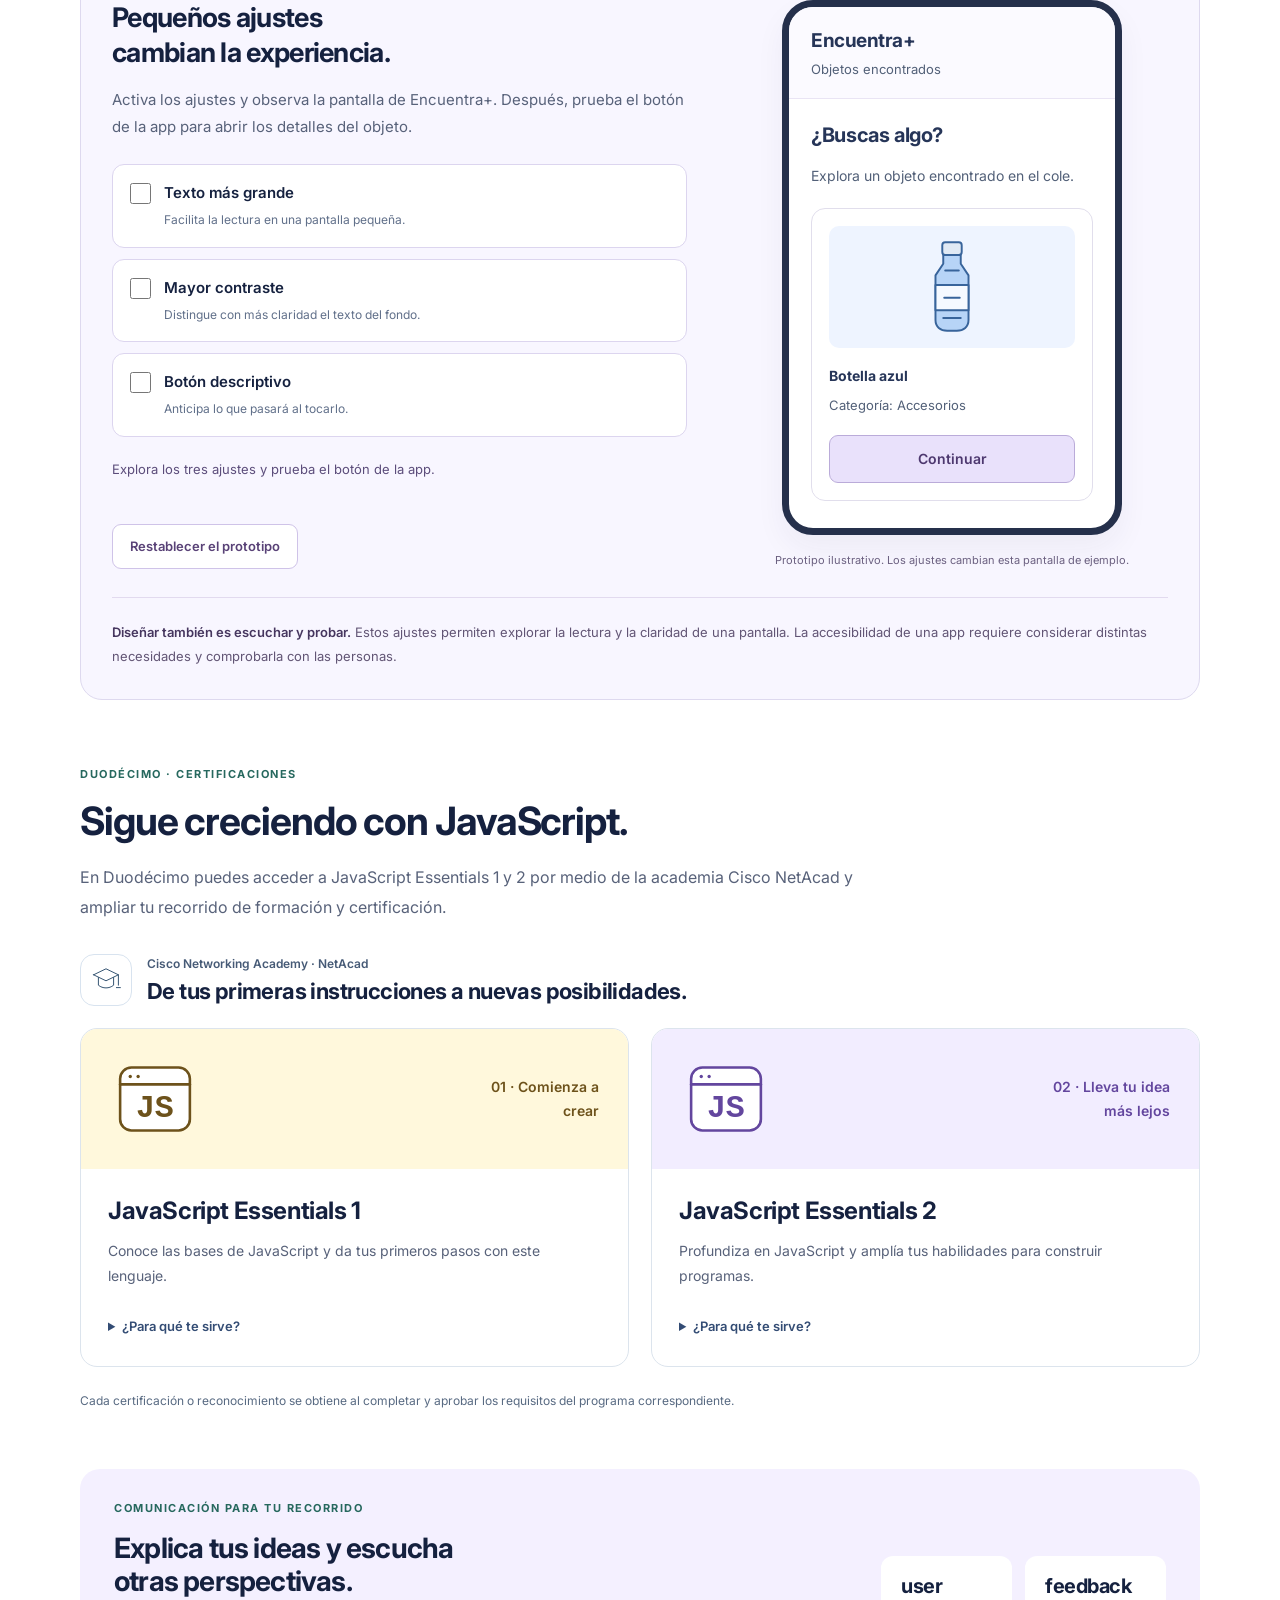
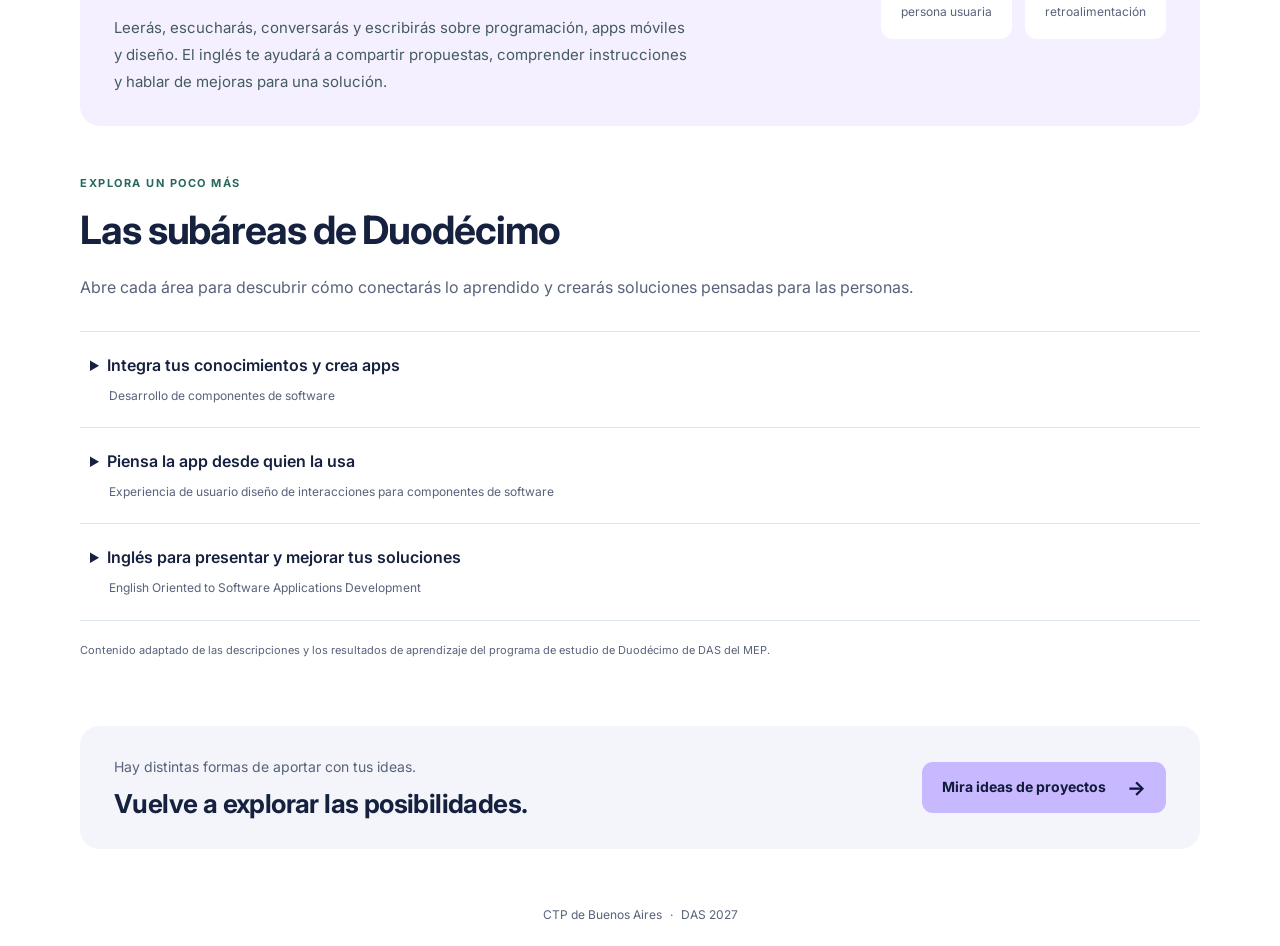
<file: duodecimo.html>
<!doctype html>
<html lang="es">
<head>
  <meta charset="utf-8">
  <meta name="viewport" content="width=device-width, initial-scale=1">
  <meta name="theme-color" content="#111a3a">
  <meta name="description" content="Explora Duodécimo de DAS: aplicaciones móviles, experiencia de usuario, accesibilidad e integración de componentes. CTP de Buenos Aires.">
  <title>Duodécimo · DAS 2027 | CTP de Buenos Aires</title>
  <link rel="icon" href="assets/escudo-ctp-buenos-aires.jpeg" type="image/jpeg">
  <link rel="preconnect" href="https://fonts.googleapis.com">
  <link rel="preconnect" href="https://fonts.gstatic.com" crossorigin>
  <link href="https://fonts.googleapis.com/css2?family=Inter:wght@400;500;600;700;800&display=swap" rel="stylesheet">
  <link rel="stylesheet" href="styles.css">
  <link rel="stylesheet" href="levels.css">
  <link rel="stylesheet" href="certificaciones.css">
  <link rel="stylesheet" href="duodecimo.css">
  <script src="duodecimo.js" defer></script>
</head>
<body>
  <a class="skip-link" href="#contenido">Ir al contenido</a>
  <header class="institution-header">
    <div class="institution-wrap">
      <a class="institution-identity" href="index.html" aria-label="CTP de Buenos Aires. Inicio de DAS">
        <img class="institution-crest" src="assets/escudo-ctp-buenos-aires.jpeg" alt="Escudo del CTP de Buenos Aires" width="64" height="64">
        <div class="institution-copy">
          <p class="institution-name">CTP de Buenos Aires</p>
          <p class="institution-detail">Inducción a la Carrera Técnica</p>
        </div>
      </a>
      <nav class="site-nav" aria-label="Navegación principal">
        <a class="site-nav-link" href="index.html">Inicio</a>
        <a class="site-nav-link" href="decimo.html">Décimo</a>
        <a class="site-nav-link" href="undecimo.html">Undécimo</a>
        <a class="site-nav-link" href="duodecimo.html" aria-current="page">Duodécimo</a>
      </nav>
    </div>
  </header>
  <main id="contenido" class="level-page" data-level="12">
    <section class="level-hero" aria-labelledby="level-title"><div class="level-shell level-hero-grid"><div><a class="level-back" href="index.html">← Volver a Inicio</a><p class="level-kicker">TU RECORRIDO EN DAS · DUODÉCIMO</p><h1 id="level-title">Integra y crea apps.</h1><p class="level-intro">Conecta lo aprendido para crear aplicaciones móviles y experiencias que respondan a las necesidades de las personas.</p><a class="level-primary" href="#aprendizajes">Descubre lo que aprenderás <span aria-hidden="true">↓</span></a><a class="hero-cert-link" href="#certificaciones">Ver certificaciones de Duodécimo ↓</a></div><div class="level-hero-art" aria-hidden="true"><span class="level-art-number">12°</span><p>CREA PARA LAS PERSONAS</p><div class="level-art-words"><span>Diseñar</span><span>Conectar</span><span>Crear</span></div></div></div></section>
    <section id="aprendizajes" class="level-section level-shell" aria-labelledby="outcomes-title"><p class="section-kicker">CONECTA LO APRENDIDO</p><h2 id="outcomes-title">Lo que podrás lograr</h2><div class="level-outcomes">
      <article class="outcome"><span class="outcome-index" aria-hidden="true">01</span><h3>Crea aplicaciones móviles</h3><p>Trabaja con necesidades, funciones, interfaces y pruebas para desarrollar aplicaciones.</p></article>
      <article class="outcome"><span class="outcome-index" aria-hidden="true">02</span><h3>Diseña para las personas</h3><p>Investiga necesidades y explora pantallas, accesibilidad, experiencia de usuario e interacciones.</p></article>
      <article class="outcome"><span class="outcome-index" aria-hidden="true">03</span><h3>Haz que las partes trabajen juntas</h3><p>Conecta funciones, pantallas y datos para que una aplicación responda a lo que necesitan las personas.</p></article>
      <article class="outcome"><span class="outcome-index" aria-hidden="true">04</span><h3>Prueba y mejora tu solución</h3><p>Evalúa el funcionamiento y la facilidad de uso para realizar ajustes con criterio.</p></article>
    </div></section>
    <section class="level-section twelve-project level-shell" aria-labelledby="story-title">
      <div class="twelve-project-heading">
        <p class="section-kicker">UNA MISMA IDEA, UN NUEVO PASO</p>
        <h2 id="story-title">Tu idea toma forma en una app móvil.</h2>
        <p>Una idea como Encuentra+ puede crecer desde los primeros pasos y la organización de datos hasta una app que las personas puedan usar. En Duodécimo podrías desarrollar sus funciones, conectar sus partes y probar cómo se siente utilizarla.</p>
      </div>
      <ul class="twelve-project-skills">
        <li><strong>Comprender a las personas</strong><span>Escuchar qué necesitan y observar cómo utilizan una pantalla.</span></li>
        <li><strong>Conectar las partes</strong><span>Unir pantallas, datos y funciones para que la app responda a sus acciones.</span></li>
        <li><strong>Probar la experiencia</strong><span>Recoger opiniones y mejorar la claridad, la comodidad y la accesibilidad.</span></li>
      </ul>

      <div class="ux-lab" aria-labelledby="ux-lab-title">
        <div class="ux-lab-grid">
          <div class="ux-controls">
            <span class="activity-label">PRUÉBALO · DISEÑA PARA LAS PERSONAS</span>
            <h3 id="ux-lab-title">Pequeños ajustes cambian la experiencia.</h3>
            <p id="ux-lab-help" class="ux-lab-help">Activa los ajustes y observa la pantalla de Encuentra+. Después, prueba el botón de la app para abrir los detalles del objeto.</p>
            <fieldset class="ux-options" aria-describedby="ux-lab-help">
              <legend class="sr-only">Cambios para la pantalla de ejemplo</legend>
              <label class="ux-option"><input id="ux-large-text" type="checkbox" aria-controls="phone-prototype"><span><strong>Texto más grande</strong><small>Facilita la lectura en una pantalla pequeña.</small></span></label>
              <label class="ux-option"><input id="ux-contrast" type="checkbox" aria-controls="phone-prototype"><span><strong>Mayor contraste</strong><small>Distingue con más claridad el texto del fondo.</small></span></label>
              <label class="ux-option"><input id="ux-descriptive" type="checkbox" aria-controls="phone-prototype"><span><strong>Botón descriptivo</strong><small>Anticipa lo que pasará al tocarlo.</small></span></label>
            </fieldset>
            <p id="ux-change-status" class="ux-change-status" role="status" aria-atomic="true">Explora los tres ajustes y prueba el botón de la app.</p>
            <button id="ux-reset" class="ux-reset" type="button">Restablecer el prototipo</button>
          </div>

          <div class="ux-preview">
            <p class="ux-preview-label">TU VERSIÓN DE ENCUENTRA+</p>
            <div id="phone-prototype" class="phone-prototype" role="group" aria-label="Prototipo interactivo de Encuentra+">
              <div class="prototype-top"><strong>Encuentra+</strong><p id="prototype-screen-name">Objetos encontrados</p></div>
              <div id="prototype-home" class="prototype-panel">
                <h4>¿Buscas algo?</h4>
                <p>Explora un objeto encontrado en el cole.</p>
                <div class="prototype-object">
                  <div class="prototype-object-art" aria-hidden="true"><svg viewBox="0 0 70 100" fill="none" stroke="currentColor" stroke-width="2" stroke-linecap="round" stroke-linejoin="round"><rect x="25" y="4" width="20" height="13" rx="3" fill="#e0e9f4"/><path d="M26 17v9l-8 12v46c0 7 5 11 12 11h10c7 0 12-4 12-11V38l-8-12v-9H26Z" fill="#b7d4f7"/><path d="M18 48h34v26H18V48Z" fill="#f5f9ff"/><path d="M28 33h14M27 61h16M26 82h18"/></svg></div>
                  <strong>Botella azul</strong>
                  <p>Categoría: Accesorios</p>
                  <button id="prototype-open" class="prototype-open" type="button" aria-controls="prototype-detail">Continuar</button>
                </div>
              </div>
              <div id="prototype-detail" class="prototype-panel" hidden>
                <button id="prototype-back" class="prototype-back" type="button" aria-controls="prototype-home"><span aria-hidden="true">← </span>Volver a los objetos</button>
                <h4 id="prototype-detail-title" tabindex="-1">Botella azul</h4>
                <p>Estos son los detalles del objeto de ejemplo.</p>
                <dl class="prototype-location"><dt>Lugar donde se encontró</dt><dd>Biblioteca</dd></dl>
                <p>Categoría: Accesorios</p>
              </div>
            </div>
            <p class="prototype-demo-note">Prototipo ilustrativo. Los ajustes cambian esta pantalla de ejemplo.</p>
          </div>
        </div>
        <p class="ux-lesson"><strong>Diseñar también es escuchar y probar.</strong> Estos ajustes permiten explorar la lectura y la claridad de una pantalla. La accesibilidad de una app requiere considerar distintas necesidades y comprobarla con las personas.</p>
      </div>
    </section>
    <section id="certificaciones" class="cert-section level-shell" aria-labelledby="cert-title">
      <div class="cert-section-heading"><p class="section-kicker">DUODÉCIMO · CERTIFICACIONES</p><h2 id="cert-title">Sigue creciendo con JavaScript.</h2><p>En Duodécimo puedes acceder a JavaScript Essentials 1 y 2 por medio de la academia Cisco NetAcad y ampliar tu recorrido de formación y certificación.</p></div>
      <div class="cert-provider"><div class="cert-provider-header"><span class="cert-provider-mark" aria-hidden="true"><svg viewBox="0 0 80 80" fill="none" stroke="currentColor" stroke-width="2.3" stroke-linecap="round" stroke-linejoin="round" aria-hidden="true" focusable="false"><path d="m9 27 31-15 31 15-31 15L9 27Z" fill="white"/><path d="M21 34v19c11 9 27 9 38 0V34M71 27v26M66 59h10"/></svg></span><div><p>Cisco Networking Academy · NetAcad</p><h3>De tus primeras instrucciones a nuevas posibilidades.</h3></div></div>
        <div class="credential-grid credential-grid-programming"><article class="credential" data-tone="gold">
          <div class="credential-art"><svg viewBox="0 0 80 80" fill="none" stroke="currentColor" stroke-width="2.3" stroke-linecap="round" stroke-linejoin="round" aria-hidden="true" focusable="false"><rect x="9" y="12" width="62" height="56" rx="10" fill="white"/><path d="M9 27h62"/><circle cx="18" cy="20" r="1.5" fill="currentColor" stroke="none"/><circle cx="25" cy="20" r="1.5" fill="currentColor" stroke="none"/><text x="23" y="56" fill="currentColor" stroke="none" font-size="28" font-weight="700" font-family="Consolas,monospace">JS</text></svg><span class="credential-art-label">01 · Comienza a crear</span></div>
          <div class="credential-copy"><h4>JavaScript Essentials 1</h4><p>Conoce las bases de JavaScript y da tus primeros pasos con este lenguaje.</p></div>
          <details class="credential-example"><summary>¿Para qué te sirve?</summary><p>Por ejemplo, programar una respuesta cuando una persona elige una opción.</p></details>
        </article><article class="credential" data-tone="purple">
          <div class="credential-art"><svg viewBox="0 0 80 80" fill="none" stroke="currentColor" stroke-width="2.3" stroke-linecap="round" stroke-linejoin="round" aria-hidden="true" focusable="false"><rect x="9" y="12" width="62" height="56" rx="10" fill="white"/><path d="M9 27h62"/><circle cx="18" cy="20" r="1.5" fill="currentColor" stroke="none"/><circle cx="25" cy="20" r="1.5" fill="currentColor" stroke="none"/><text x="23" y="56" fill="currentColor" stroke="none" font-size="28" font-weight="700" font-family="Consolas,monospace">JS</text></svg><span class="credential-art-label">02 · Lleva tu idea más lejos</span></div>
          <div class="credential-copy"><h4>JavaScript Essentials 2</h4><p>Profundiza en JavaScript y amplía tus habilidades para construir programas.</p></div>
          <details class="credential-example"><summary>¿Para qué te sirve?</summary><p>Por ejemplo, dar más posibilidades a un proyecto y organizar mejor su comportamiento.</p></details>
        </article></div>
      </div>
      <p class="cert-requirements">Cada certificación o reconocimiento se obtiene al completar y aprobar los requisitos del programa correspondiente.</p>
    </section>

    <section class="english-section level-shell" aria-labelledby="english-title"><div><p class="section-kicker">COMUNICACIÓN PARA TU RECORRIDO</p><h2 id="english-title">Explica tus ideas y escucha otras perspectivas.</h2><p>Leerás, escucharás, conversarás y escribirás sobre programación, apps móviles y diseño. El inglés te ayudará a compartir propuestas, comprender instrucciones y hablar de mejoras para una solución.</p></div><div class="english-words" aria-label="Ejemplos de vocabulario para diseñar soluciones"><span><strong lang="en">user</strong><small>persona usuaria</small></span><span><strong lang="en">feedback</strong><small>retroalimentación</small></span></div></section>
    <section class="level-section curriculum-section twelve-curriculum level-shell" aria-labelledby="curriculum-title">
      <p class="section-kicker">EXPLORA UN POCO MÁS</p>
      <h2 id="curriculum-title">Las subáreas de Duodécimo</h2>
      <p class="level-section-intro">Abre cada área para descubrir cómo conectarás lo aprendido y crearás soluciones pensadas para las personas.</p>
      <div class="curriculum-list">
        <details><summary><span>Integra tus conocimientos y crea apps</span><small>Desarrollo de componentes de software</small></summary><div class="curriculum-content"><p>Aprenderás a desarrollar soluciones móviles y a conectar los componentes que hacen funcionar una aplicación.</p><ul><li>Profundizar en la programación orientada a objetos y en la organización de soluciones.</li><li>Analizar necesidades y desarrollar apps móviles funcionales, accesibles y seguras.</li><li>Conectar componentes para que intercambien información y trabajen juntos.</li><li>Aplicar pruebas, mejorar la calidad y considerar el uso responsable de la inteligencia artificial.</li><li>Preparar la publicación de aplicaciones con criterios éticos y legales, y mejorar con la opinión de sus usuarios.</li></ul></div></details>
        <details><summary><span>Piensa la app desde quien la usa</span><small>Experiencia de usuario diseño de interacciones para componentes de software</small></summary><div class="curriculum-content"><p>Aprenderás a comprender a las personas y a diseñar pantallas e interacciones que respondan a sus necesidades.</p><ul><li>Observar y recoger información sobre necesidades, comportamientos y expectativas.</li><li>Crear y probar prototipos para explorar la experiencia de usuario, conocida como UX.</li><li>Diseñar cómo responde una app a las acciones de las personas mediante el diseño de interacciones, o IxD.</li><li>Evaluar la claridad, la facilidad de uso y la accesibilidad con pruebas y retroalimentación.</li><li>Comunicar tus propuestas de forma visual y manejar los datos con responsabilidad.</li></ul></div></details>
        <details><summary><span>Inglés para presentar y mejorar tus soluciones</span><small>English Oriented to Software Applications Development</small></summary><div class="curriculum-content"><p>El inglés acompaña los temas de programación, aplicaciones móviles, experiencia de usuario y diseño de interacciones.</p><ul><li>Leer y escuchar guías, explicaciones e instrucciones relacionadas con el desarrollo de software.</li><li>Conversar sobre decisiones de diseño, necesidades y posibles mejoras de una app.</li><li>Explicar propuestas y escribir textos o reportes sobre tus proyectos.</li></ul></div></details>
      </div>
      <p class="curriculum-source">Contenido adaptado de las descripciones y los resultados de aprendizaje del programa de estudio de Duodécimo de DAS del MEP.</p>
    </section>
    <section class="level-next level-shell" aria-label="Continuar el recorrido"><div><p>Hay distintas formas de aportar con tus ideas.</p><h2>Vuelve a explorar las posibilidades.</h2></div><a class="level-primary" href="index.html#proyectos">Mira ideas de proyectos <span aria-hidden="true">→</span></a></section>
  </main>
  <footer class="site-footer">
    <p>CTP de Buenos Aires <span aria-hidden="true">·</span> DAS 2027</p>
  </footer>
</body>
</html>
</file>
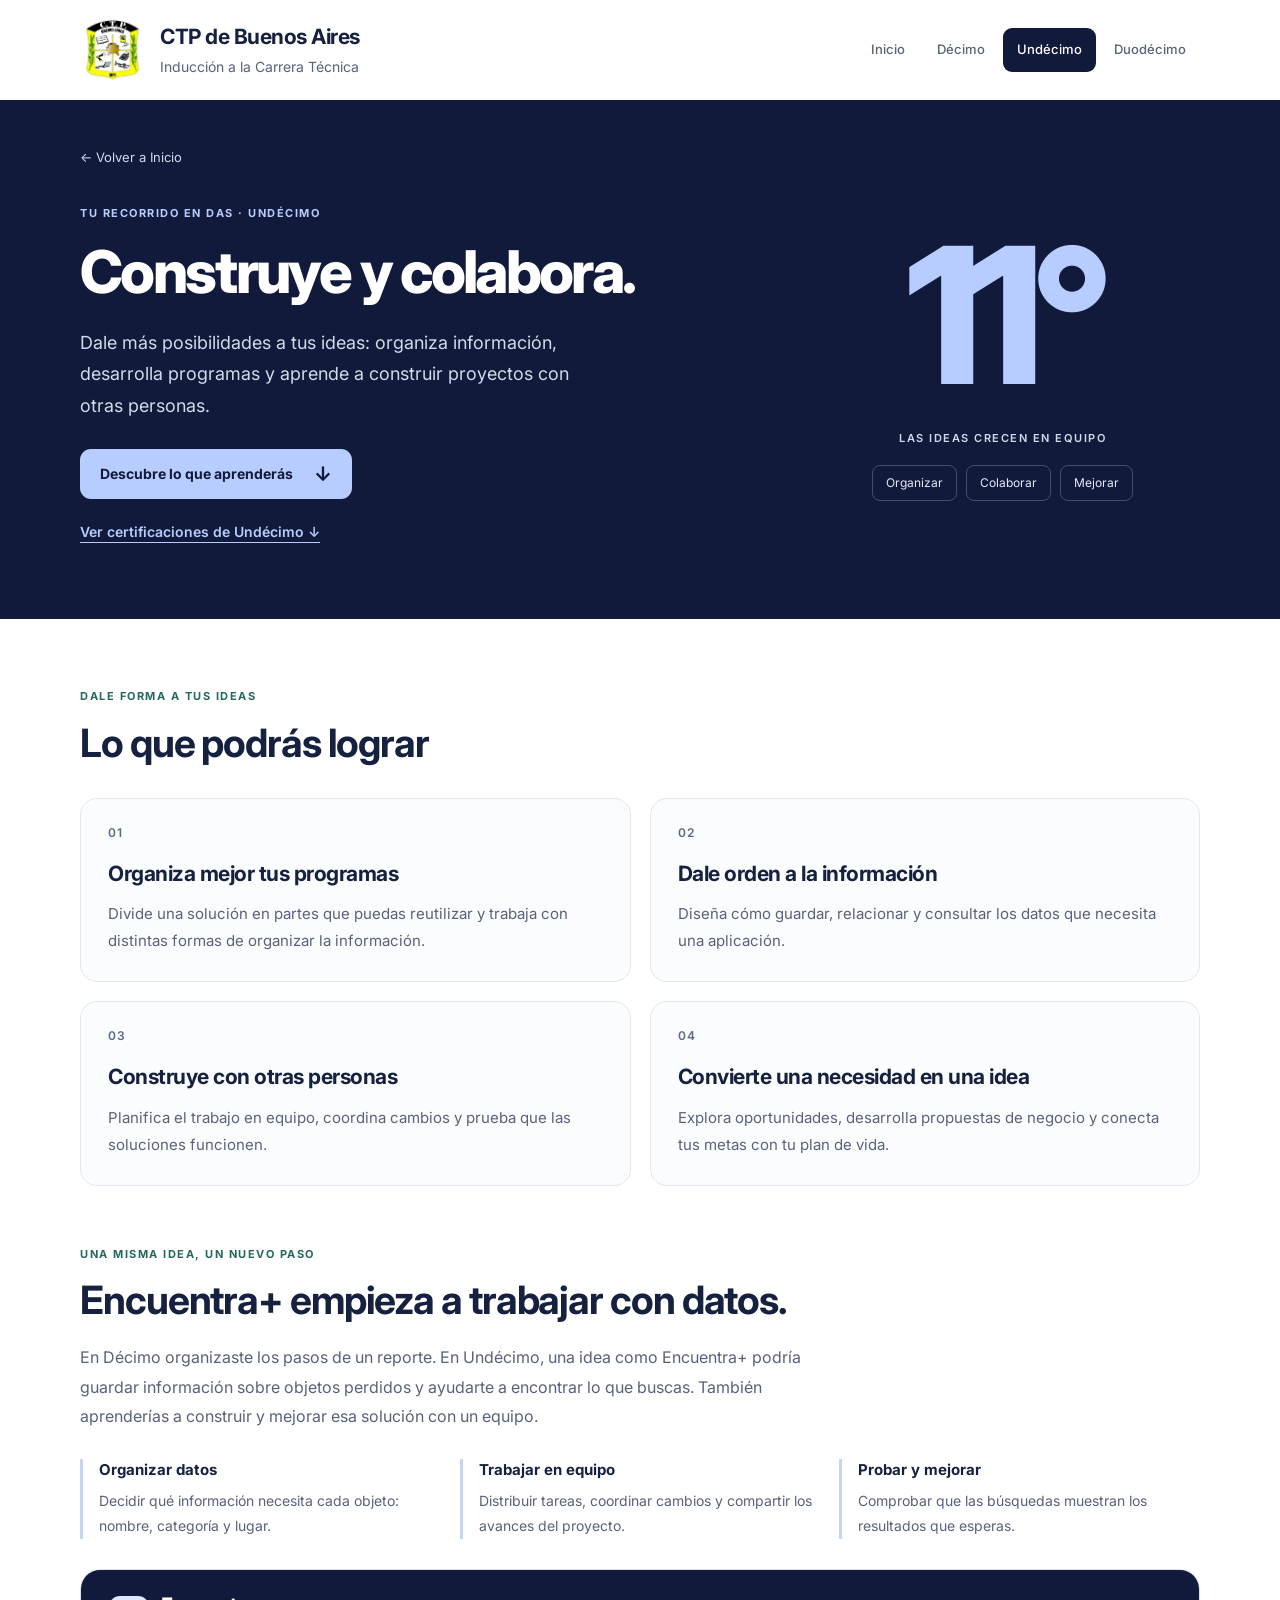
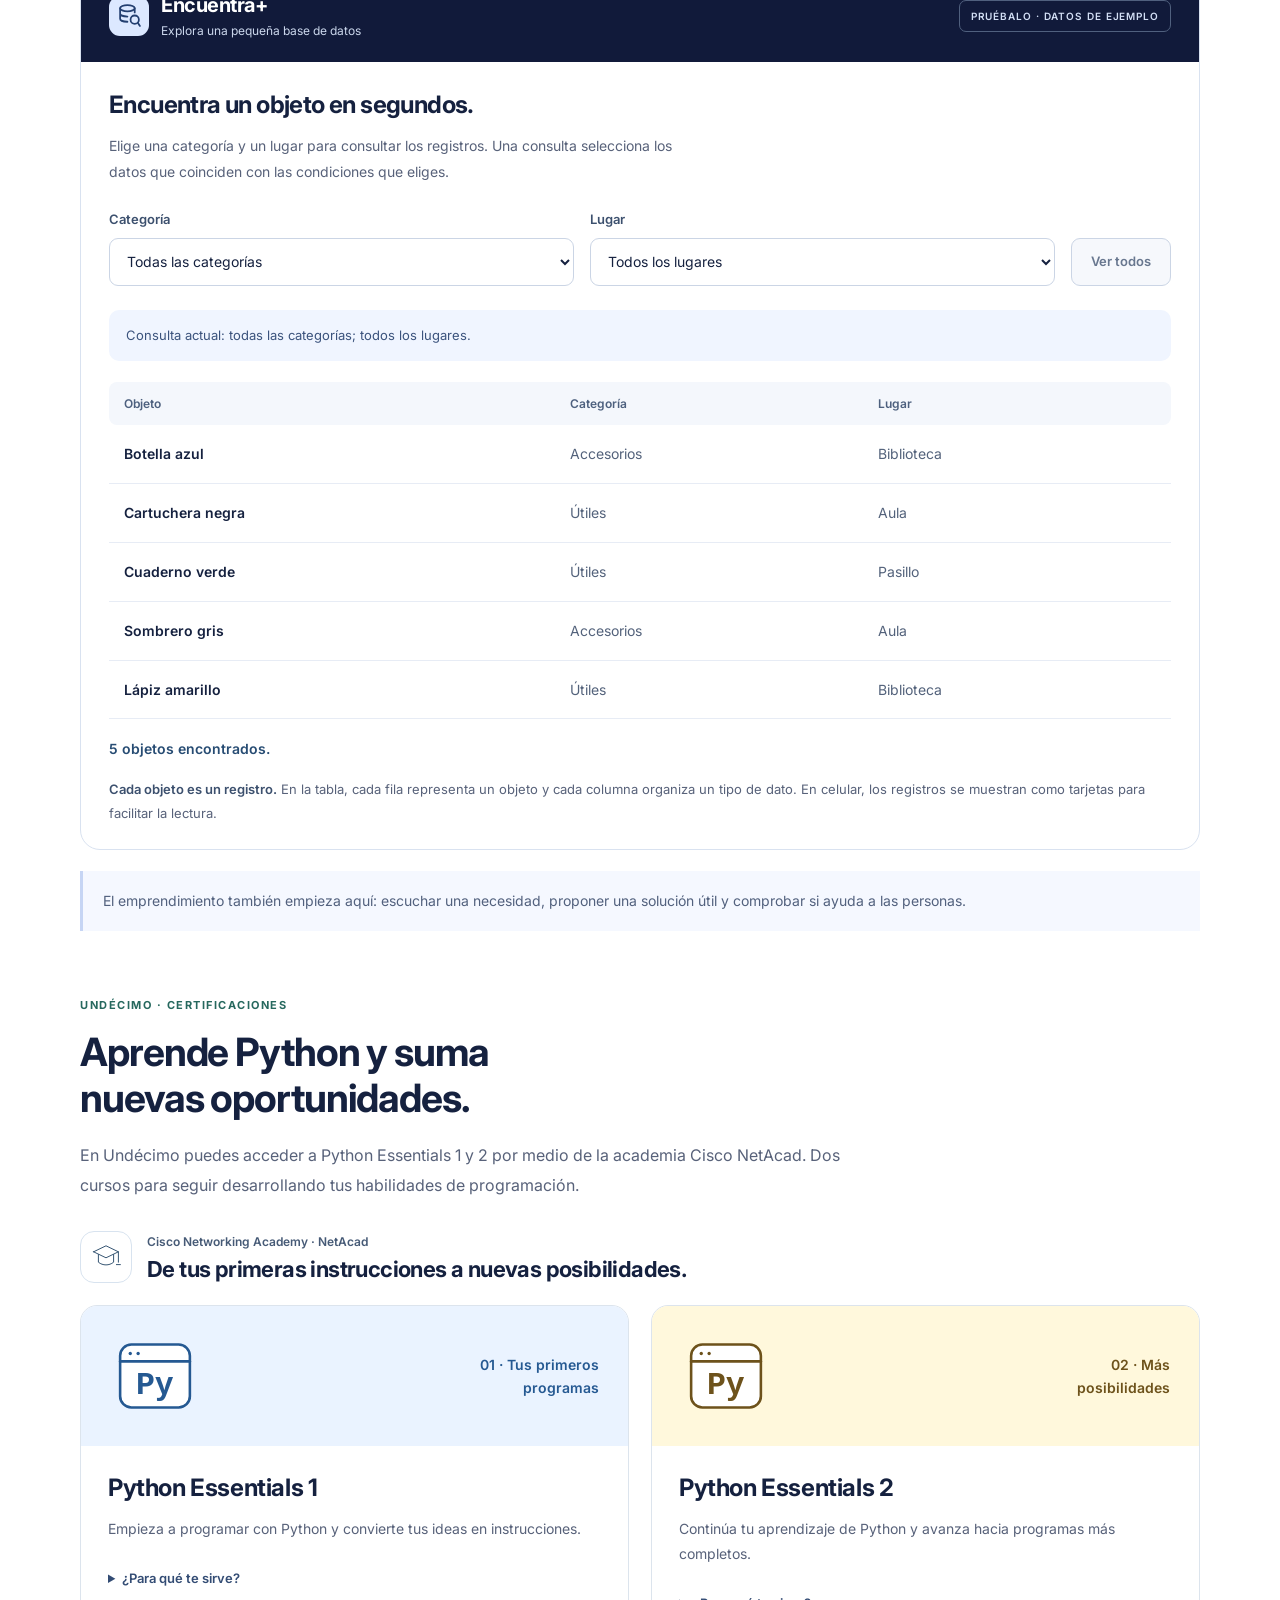
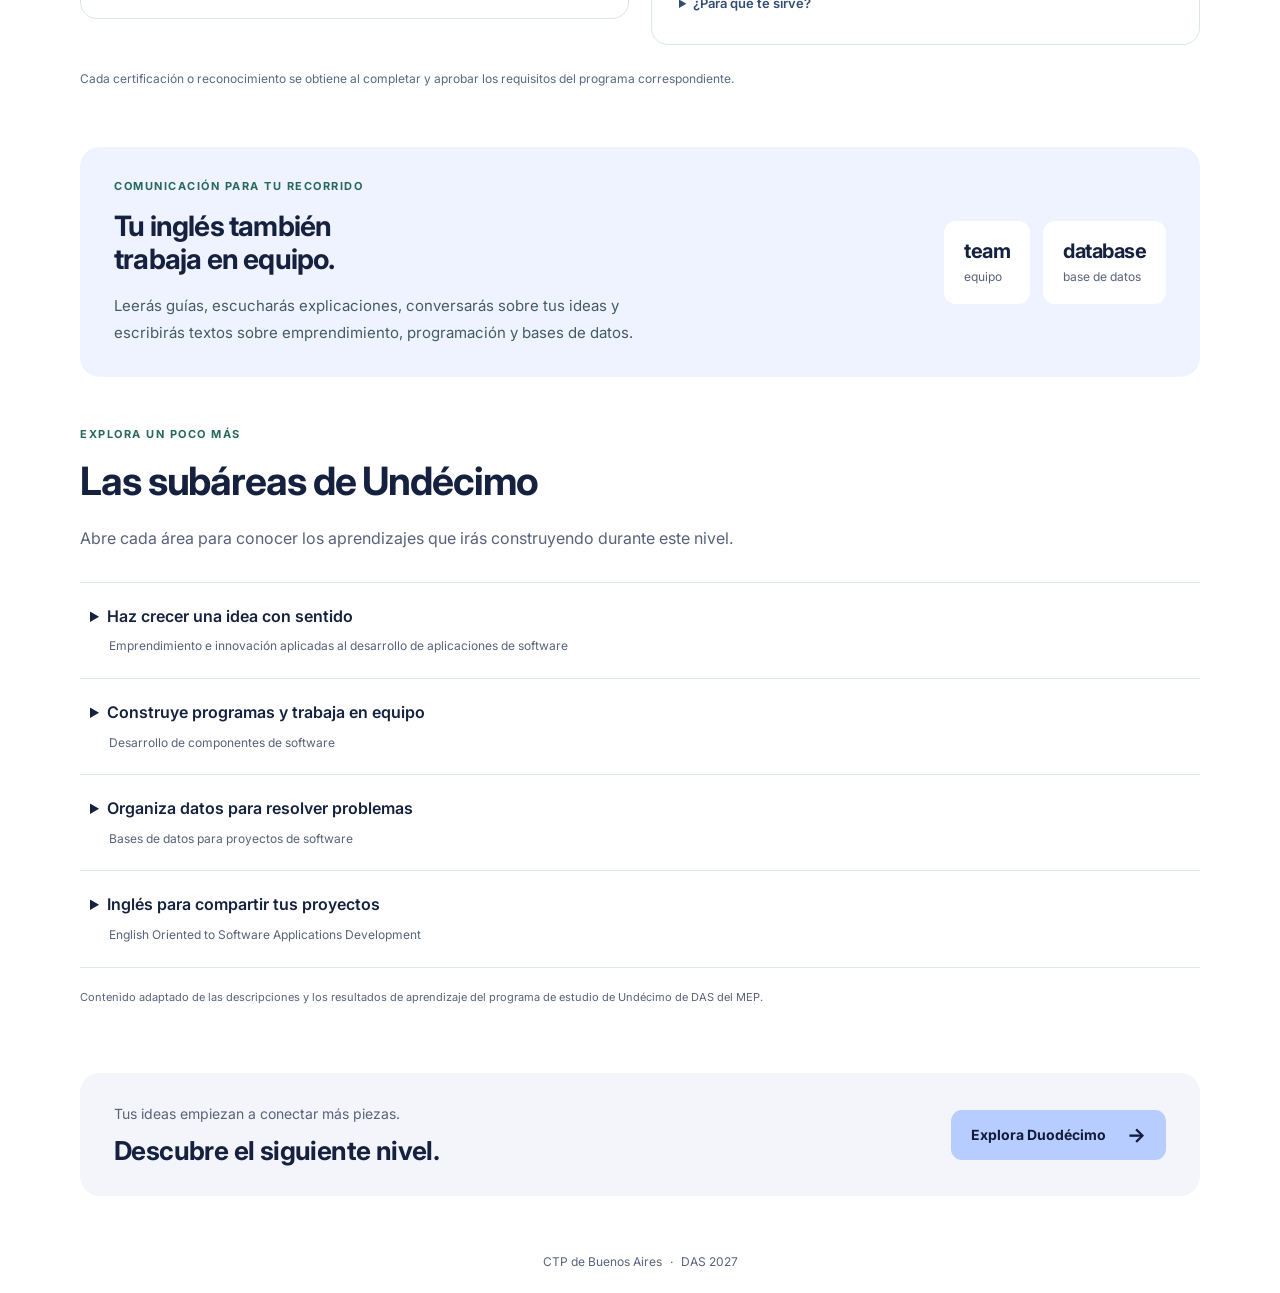
<file: undecimo.html>
<!doctype html>
<html lang="es">
<head>
  <meta charset="utf-8">
  <meta name="viewport" content="width=device-width, initial-scale=1">
  <meta name="theme-color" content="#111a3a">
  <meta name="description" content="Conoce lo más relevante de Undécimo de DAS: programación, bases de datos, trabajo en equipo, calidad y emprendimiento. CTP de Buenos Aires.">
  <title>Undécimo · DAS 2027 | CTP de Buenos Aires</title>
  <link rel="icon" href="assets/escudo-ctp-buenos-aires.jpeg" type="image/jpeg">
  <link rel="preconnect" href="https://fonts.googleapis.com">
  <link rel="preconnect" href="https://fonts.gstatic.com" crossorigin>
  <link href="https://fonts.googleapis.com/css2?family=Inter:wght@400;500;600;700;800&display=swap" rel="stylesheet">
  <link rel="stylesheet" href="styles.css">
  <link rel="stylesheet" href="levels.css">
  <link rel="stylesheet" href="certificaciones.css">
  <link rel="stylesheet" href="undecimo.css">
  <script src="undecimo.js" defer></script>
</head>
<body>
  <a class="skip-link" href="#contenido">Ir al contenido</a>
  <header class="institution-header">
    <div class="institution-wrap">
      <a class="institution-identity" href="index.html" aria-label="CTP de Buenos Aires. Inicio de DAS">
        <img class="institution-crest" src="assets/escudo-ctp-buenos-aires.jpeg" alt="Escudo del CTP de Buenos Aires" width="64" height="64">
        <div class="institution-copy">
          <p class="institution-name">CTP de Buenos Aires</p>
          <p class="institution-detail">Inducción a la Carrera Técnica</p>
        </div>
      </a>
      <nav class="site-nav" aria-label="Navegación principal">
        <a class="site-nav-link" href="index.html">Inicio</a>
        <a class="site-nav-link" href="decimo.html">Décimo</a>
        <a class="site-nav-link" href="undecimo.html" aria-current="page">Undécimo</a>
        <a class="site-nav-link" href="duodecimo.html">Duodécimo</a>
      </nav>
    </div>
  </header>
  <main id="contenido" class="level-page" data-level="11">
    <section class="level-hero" aria-labelledby="level-title"><div class="level-shell level-hero-grid"><div><a class="level-back" href="index.html">← Volver a Inicio</a><p class="level-kicker">TU RECORRIDO EN DAS · UNDÉCIMO</p><h1 id="level-title">Construye y colabora.</h1><p class="level-intro">Dale más posibilidades a tus ideas: organiza información, desarrolla programas y aprende a construir proyectos con otras personas.</p><a class="level-primary" href="#aprendizajes">Descubre lo que aprenderás <span aria-hidden="true">↓</span></a><a class="hero-cert-link" href="#certificaciones">Ver certificaciones de Undécimo ↓</a></div><div class="level-hero-art" aria-hidden="true"><span class="level-art-number">11°</span><p>LAS IDEAS CRECEN EN EQUIPO</p><div class="level-art-words"><span>Organizar</span><span>Colaborar</span><span>Mejorar</span></div></div></div></section>
    <section id="aprendizajes" class="level-section level-shell" aria-labelledby="outcomes-title"><p class="section-kicker">DALE FORMA A TUS IDEAS</p><h2 id="outcomes-title">Lo que podrás lograr</h2><div class="level-outcomes">
      <article class="outcome"><span class="outcome-index" aria-hidden="true">01</span><h3>Organiza mejor tus programas</h3><p>Divide una solución en partes que puedas reutilizar y trabaja con distintas formas de organizar la información.</p></article>
      <article class="outcome"><span class="outcome-index" aria-hidden="true">02</span><h3>Dale orden a la información</h3><p>Diseña cómo guardar, relacionar y consultar los datos que necesita una aplicación.</p></article>
      <article class="outcome"><span class="outcome-index" aria-hidden="true">03</span><h3>Construye con otras personas</h3><p>Planifica el trabajo en equipo, coordina cambios y prueba que las soluciones funcionen.</p></article>
      <article class="outcome"><span class="outcome-index" aria-hidden="true">04</span><h3>Convierte una necesidad en una idea</h3><p>Explora oportunidades, desarrolla propuestas de negocio y conecta tus metas con tu plan de vida.</p></article>
    </div></section>
    <section class="level-section eleven-project level-shell" aria-labelledby="story-title">
      <div class="eleven-project-heading">
        <p class="section-kicker">UNA MISMA IDEA, UN NUEVO PASO</p>
        <h2 id="story-title">Encuentra+ empieza a trabajar con datos.</h2>
        <p>En Décimo organizaste los pasos de un reporte. En Undécimo, una idea como Encuentra+ podría guardar información sobre objetos perdidos y ayudarte a encontrar lo que buscas. También aprenderías a construir y mejorar esa solución con un equipo.</p>
      </div>
      <ul class="eleven-project-skills">
        <li><strong>Organizar datos</strong><span>Decidir qué información necesita cada objeto: nombre, categoría y lugar.</span></li>
        <li><strong>Trabajar en equipo</strong><span>Distribuir tareas, coordinar cambios y compartir los avances del proyecto.</span></li>
        <li><strong>Probar y mejorar</strong><span>Comprobar que las búsquedas muestran los resultados que esperas.</span></li>
      </ul>

      <div class="data-lab" aria-labelledby="data-lab-title">
        <div class="data-lab-header">
          <div class="data-lab-brand"><span class="data-lab-icon" aria-hidden="true"><svg viewBox="0 0 24 24" fill="none" stroke="currentColor" stroke-width="1.7" stroke-linecap="round" stroke-linejoin="round"><ellipse cx="10" cy="5" rx="7" ry="3"/><path d="M3 5v10c0 1.7 3.1 3 7 3M3 10c0 1.7 3.1 3 7 3M17 5v4"/><circle cx="17" cy="16" r="4"/><path d="m20 19 2 3"/></svg></span><div><strong>Encuentra+</strong><small>Explora una pequeña base de datos</small></div></div>
          <span class="data-demo-tag">PRUÉBALO · DATOS DE EJEMPLO</span>
        </div>
        <div class="data-lab-body">
          <h3 id="data-lab-title">Encuentra un objeto en segundos.</h3>
          <p id="data-lab-help" class="data-lab-help">Elige una categoría y un lugar para consultar los registros. Una consulta selecciona los datos que coinciden con las condiciones que eliges.</p>
          <div class="data-filters" role="group" aria-label="Filtrar objetos de ejemplo" aria-describedby="data-lab-help">
            <div class="data-filter-field"><label for="data-category">Categoría</label><select id="data-category" aria-controls="data-object-list"><option value="all">Todas las categorías</option><option value="supplies">Útiles</option><option value="accessories">Accesorios</option></select></div>
            <div class="data-filter-field"><label for="data-place">Lugar</label><select id="data-place" aria-controls="data-object-list"><option value="all">Todos los lugares</option><option value="library">Biblioteca</option><option value="classroom">Aula</option><option value="hallway">Pasillo</option></select></div>
            <button id="data-reset" class="data-reset" type="button" disabled>Ver todos</button>
          </div>
          <p id="data-query" class="data-query">Consulta actual: todas las categorías; todos los lugares.</p>
          <table class="data-table" aria-describedby="data-table-help">
            <caption class="sr-only">Registros de objetos encontrados para explorar una consulta de datos.</caption>
            <thead><tr><th scope="col">Objeto</th><th scope="col">Categoría</th><th scope="col">Lugar</th></tr></thead>
            <tbody id="data-object-list">
              <tr data-object-row data-category="accessories" data-place="library"><td data-label="Objeto">Botella azul</td><td data-label="Categoría">Accesorios</td><td data-label="Lugar">Biblioteca</td></tr>
              <tr data-object-row data-category="supplies" data-place="classroom"><td data-label="Objeto">Cartuchera negra</td><td data-label="Categoría">Útiles</td><td data-label="Lugar">Aula</td></tr>
              <tr data-object-row data-category="supplies" data-place="hallway"><td data-label="Objeto">Cuaderno verde</td><td data-label="Categoría">Útiles</td><td data-label="Lugar">Pasillo</td></tr>
              <tr data-object-row data-category="accessories" data-place="classroom"><td data-label="Objeto">Sombrero gris</td><td data-label="Categoría">Accesorios</td><td data-label="Lugar">Aula</td></tr>
              <tr data-object-row data-category="supplies" data-place="library"><td data-label="Objeto">Lápiz amarillo</td><td data-label="Categoría">Útiles</td><td data-label="Lugar">Biblioteca</td></tr>
              <tr id="data-empty" class="data-empty" hidden><td colspan="3">No hay coincidencias. Prueba otra combinación o pulsa “Ver todos”.</td></tr>
            </tbody>
          </table>
          <p id="data-results" class="data-results" role="status" aria-atomic="true">5 objetos encontrados.</p>
          <p id="data-table-help" class="data-lab-lesson"><strong>Cada objeto es un registro.</strong> En la tabla, cada fila representa un objeto y cada columna organiza un tipo de dato. En celular, los registros se muestran como tarjetas para facilitar la lectura.</p>
        </div>
      </div>
      <p class="eleven-story-note">El emprendimiento también empieza aquí: escuchar una necesidad, proponer una solución útil y comprobar si ayuda a las personas.</p>
    </section>
    <section id="certificaciones" class="cert-section level-shell" aria-labelledby="cert-title">
      <div class="cert-section-heading"><p class="section-kicker">UNDÉCIMO · CERTIFICACIONES</p><h2 id="cert-title">Aprende Python y suma nuevas oportunidades.</h2><p>En Undécimo puedes acceder a Python Essentials 1 y 2 por medio de la academia Cisco NetAcad. Dos cursos para seguir desarrollando tus habilidades de programación.</p></div>
      <div class="cert-provider"><div class="cert-provider-header"><span class="cert-provider-mark" aria-hidden="true"><svg viewBox="0 0 80 80" fill="none" stroke="currentColor" stroke-width="2.3" stroke-linecap="round" stroke-linejoin="round" aria-hidden="true" focusable="false"><path d="m9 27 31-15 31 15-31 15L9 27Z" fill="white"/><path d="M21 34v19c11 9 27 9 38 0V34M71 27v26M66 59h10"/></svg></span><div><p>Cisco Networking Academy · NetAcad</p><h3>De tus primeras instrucciones a nuevas posibilidades.</h3></div></div>
        <div class="credential-grid credential-grid-programming"><article class="credential" data-tone="blue">
          <div class="credential-art"><svg viewBox="0 0 80 80" fill="none" stroke="currentColor" stroke-width="2.3" stroke-linecap="round" stroke-linejoin="round" aria-hidden="true" focusable="false"><rect x="9" y="12" width="62" height="56" rx="10" fill="white"/><path d="M9 27h62"/><circle cx="18" cy="20" r="1.5" fill="currentColor" stroke="none"/><circle cx="25" cy="20" r="1.5" fill="currentColor" stroke="none"/><text x="23" y="56" fill="currentColor" stroke="none" font-size="28" font-weight="700" font-family="Consolas,monospace">Py</text></svg><span class="credential-art-label">01 · Tus primeros programas</span></div>
          <div class="credential-copy"><h4>Python Essentials 1</h4><p>Empieza a programar con Python y convierte tus ideas en instrucciones.</p></div>
          <details class="credential-example"><summary>¿Para qué te sirve?</summary><p>Por ejemplo, crear un programa sencillo que muestre un menú y responda a lo que elige una persona.</p></details>
        </article><article class="credential" data-tone="gold">
          <div class="credential-art"><svg viewBox="0 0 80 80" fill="none" stroke="currentColor" stroke-width="2.3" stroke-linecap="round" stroke-linejoin="round" aria-hidden="true" focusable="false"><rect x="9" y="12" width="62" height="56" rx="10" fill="white"/><path d="M9 27h62"/><circle cx="18" cy="20" r="1.5" fill="currentColor" stroke="none"/><circle cx="25" cy="20" r="1.5" fill="currentColor" stroke="none"/><text x="23" y="56" fill="currentColor" stroke="none" font-size="28" font-weight="700" font-family="Consolas,monospace">Py</text></svg><span class="credential-art-label">02 · Más posibilidades</span></div>
          <div class="credential-copy"><h4>Python Essentials 2</h4><p>Continúa tu aprendizaje de Python y avanza hacia programas más completos.</p></div>
          <details class="credential-example"><summary>¿Para qué te sirve?</summary><p>Por ejemplo, ampliar un programa y organizar sus distintas partes para que sea más fácil mejorarlo.</p></details>
        </article></div>
      </div>
      <p class="cert-requirements">Cada certificación o reconocimiento se obtiene al completar y aprobar los requisitos del programa correspondiente.</p>
    </section>

    <section class="english-section level-shell" aria-labelledby="english-title"><div><p class="section-kicker">COMUNICACIÓN PARA TU RECORRIDO</p><h2 id="english-title">Tu inglés también trabaja en equipo.</h2><p>Leerás guías, escucharás explicaciones, conversarás sobre tus ideas y escribirás textos sobre emprendimiento, programación y bases de datos.</p></div><div class="english-words" aria-label="Ejemplos de vocabulario para tus proyectos"><span><strong lang="en">team</strong><small>equipo</small></span><span><strong lang="en">database</strong><small>base de datos</small></span></div></section>
    <section class="level-section curriculum-section eleven-curriculum level-shell" aria-labelledby="curriculum-title">
      <p class="section-kicker">EXPLORA UN POCO MÁS</p>
      <h2 id="curriculum-title">Las subáreas de Undécimo</h2>
      <p class="level-section-intro">Abre cada área para conocer los aprendizajes que irás construyendo durante este nivel.</p>
      <div class="curriculum-list">
        <details><summary><span>Haz crecer una idea con sentido</span><small>Emprendimiento e innovación aplicadas al desarrollo de aplicaciones de software</small></summary><div class="curriculum-content"><p>Aprenderás a reconocer necesidades y convertir una idea en una propuesta que aporte valor.</p><ul><li>Identificar oportunidades y proponer ideas de negocio creativas y sostenibles.</li><li>Construir un modelo de negocio y probar una versión inicial de la solución.</li><li>Organizar una empresa de práctica y atender las necesidades de sus clientes.</li><li>Relacionar tus metas, habilidades y recursos con tu plan de vida.</li></ul></div></details>
        <details><summary><span>Construye programas y trabaja en equipo</span><small>Desarrollo de componentes de software</small></summary><div class="curriculum-content"><p>Darás más estructura a tus programas y aprenderás a coordinar su desarrollo con otras personas.</p><ul><li>Planificar avances por etapas mediante formas de trabajo ágiles.</li><li>Coordinar y dar seguimiento a los cambios de un proyecto con Git y GitHub.</li><li>Organizar programas con clases, objetos y estructuras de datos.</li><li>Probar soluciones, encontrar errores y mejorar la calidad del software.</li></ul></div></details>
        <details><summary><span>Organiza datos para resolver problemas</span><small>Bases de datos para proyectos de software</small></summary><div class="curriculum-content"><p>Aprenderás a diseñar cómo se guarda, relaciona y consulta la información que necesita una aplicación.</p><ul><li>Comprender los datos, sus usos y la responsabilidad de gestionarlos de forma ética.</li><li>Representar y organizar la información mediante modelos y diagramas.</li><li>Crear bases de datos relacionales y trabajar con el lenguaje SQL.</li><li>Explorar bases de datos no relacionales, conocidas como NoSQL.</li></ul></div></details>
        <details><summary><span>Inglés para compartir tus proyectos</span><small>English Oriented to Software Applications Development</small></summary><div class="curriculum-content"><p>El inglés se practica con situaciones relacionadas con emprendimiento, bases de datos y desarrollo de software.</p><ul><li>Leer y escuchar información, guías y explicaciones sobre temas de la especialidad.</li><li>Conversar, pedir aclaraciones y explicar ideas al trabajar en equipo.</li><li>Presentar propuestas y escribir textos o reportes breves sobre tus proyectos.</li></ul></div></details>
      </div>
      <p class="curriculum-source">Contenido adaptado de las descripciones y los resultados de aprendizaje del programa de estudio de Undécimo de DAS del MEP.</p>
    </section>
    <section class="level-next level-shell" aria-label="Continuar el recorrido"><div><p>Tus ideas empiezan a conectar más piezas.</p><h2>Descubre el siguiente nivel.</h2></div><a class="level-primary" href="duodecimo.html">Explora Duodécimo <span aria-hidden="true">→</span></a></section>
  </main>
  <footer class="site-footer">
    <p>CTP de Buenos Aires <span aria-hidden="true">·</span> DAS 2027</p>
  </footer>
</body>
</html>
</file>
<file: styles.css>
:root {
  color-scheme: light;
  --navy: #111a3a;
  --cyan: #42e2cb;
  --violet: #7668f6;
  --ink: #15213f;
  --paper: #ffffff;
  --soft: #f3f5fa;
  --muted: #58627a;
  font-family: Inter, -apple-system, BlinkMacSystemFont, "Segoe UI", Arial, sans-serif;
  font-synthesis: none;
}

* { box-sizing: border-box; }
html { scroll-behavior: smooth; }
body { margin: 0; background: var(--paper); color: var(--ink); }
button, a { -webkit-tap-highlight-color: transparent; }
button { font: inherit; cursor: pointer; }
img { display: block; max-width: 100%; }
a { color: inherit; }
:focus-visible { outline: 3px solid var(--violet); outline-offset: 5px; }
.icon { width: 20px; height: 20px; display: block; flex: 0 0 auto; }

.skip-link { position: absolute; z-index: 5; left: 16px; top: 12px; padding: 12px 18px; background: var(--paper); color: var(--navy); border: 2px solid var(--navy); border-radius: 8px; transform: translateY(-160%); }
.skip-link:focus { transform: translateY(0); }
.institution-header { background: var(--paper); }
.institution-wrap { width: min(1120px, calc(100% - 64px)); margin-inline: auto; display: flex; align-items: center; gap: 16px; padding-block: 18px; }
.institution-crest { width: 64px; height: 64px; flex: 0 0 64px; object-fit: contain; }
.institution-copy { min-width: 0; }
.institution-name { margin: 0; font-size: 21px; font-weight: 700; letter-spacing: -.5px; line-height: 1.35; }
.institution-detail { margin: 5px 0 0; color: var(--muted); font-size: 14px; line-height: 1.5; }

.main-surface { position: relative; isolation: isolate; overflow: hidden; background: var(--navy); color: var(--paper); }
.main-surface::before { content: ""; position: absolute; z-index: -1; width: 650px; height: 650px; right: -300px; top: -100px; background: radial-gradient(circle, rgb(66 226 203 / 10%), transparent 68%); pointer-events: none; }
.hero-layout { width: min(1120px, calc(100% - 64px)); margin-inline: auto; display: grid; grid-template-columns: minmax(0, 1.12fr) minmax(0, 1fr); gap: clamp(32px, 5vw, 76px); align-items: center; padding-block: 58px 64px; }
.hero-copy { min-width: 0; }
.specialty-brand { display: flex; align-items: center; justify-content: space-between; gap: 20px; max-width: 410px; }
.wordmark { display: flex; align-items: center; gap: 11px; margin: 0; font-size: 30px; font-weight: 800; letter-spacing: -1px; line-height: 1.2; }
.code-mark { width: 35px; height: 35px; display: grid; place-items: center; border-radius: 10px; background: var(--cyan); color: var(--navy); font-family: ui-monospace, Consolas, monospace; font-size: 17px; letter-spacing: -2px; font-weight: 700; padding-right: 2px; }
.edition { color: #d9dfef; font-size: 14px; font-weight: 500; letter-spacing: 1.5px; }
.career-name { margin: 10px 0 0; max-width: 33ch; color: #c9d2e5; font-size: 14px; line-height: 1.6; }
.eyebrow { margin: 37px 0 14px; display: flex; align-items: center; gap: 9px; color: var(--cyan); font-size: 12px; line-height: 1.5; font-weight: 700; letter-spacing: 1.7px; }
.eyebrow::before { content: ""; width: 20px; height: 2px; background: currentColor; }
h1 { margin: 0; max-width: 12ch; font-size: clamp(44px, 5.2vw, 68px); font-weight: 800; line-height: 1.05; letter-spacing: -.045em; text-wrap: balance; }
h1 em { color: var(--cyan); font-style: normal; }
.hero-intro { margin: 22px 0 26px; max-width: 34ch; color: #d2daeb; font-size: 18px; line-height: 1.65; }
.primary-action { display: inline-flex; align-items: center; justify-content: center; gap: 20px; min-height: 54px; padding: 15px 23px; border-radius: 12px; background: var(--cyan); color: var(--navy); text-decoration: none; font-size: 16px; line-height: 1.5; font-weight: 700; transition: background-color 150ms ease; }
.primary-action:hover { background: #7debdc; }
.hero-note { margin: 15px 0 0; color: #c9d2e5; font-size: 13px; line-height: 1.65; }

.ideas-panel { min-width: 0; padding: 28px; border: 1px solid #dfe5f0; border-radius: 24px; background: var(--soft); color: var(--ink); scroll-margin-top: 24px; }
.ideas-panel h2 { margin: 0 0 22px; max-width: 15ch; font-size: clamp(24px, 2.4vw, 31px); font-weight: 700; line-height: 1.2; letter-spacing: -.8px; text-wrap: balance; }
.idea-options { display: grid; grid-template-columns: repeat(3, minmax(0, 1fr)); gap: 8px; margin-bottom: 17px; }
.idea-option { display: flex; align-items: center; justify-content: center; gap: 7px; min-height: 48px; padding: 12px 5px; border: 1px solid #d8deea; border-radius: 11px; background: var(--paper); color: var(--ink); font-size: 14px; font-weight: 600; line-height: 1.5; transition: background-color 150ms ease, color 150ms ease; }
.idea-option .icon { width: 17px; height: 17px; }
.idea-option:hover { background: #e6eaf3; }
.idea-option[aria-pressed="true"] { background: var(--navy); border-color: var(--navy); color: var(--paper); }
.project-card { min-height: 258px; padding: 23px; border: 1px solid #e0e5ef; border-radius: 18px; background: var(--paper); color: var(--ink); }
.project-kicker { display: flex; align-items: center; gap: 9px; margin: 0 0 20px; color: var(--muted); font-size: 11px; font-weight: 700; line-height: 1.5; letter-spacing: .6px; }
.idea-symbol { width: 32px; height: 32px; flex: 0 0 32px; display: grid; place-items: center; border-radius: 9px; background: #e4f9f4; color: #0d6255; }
.idea-symbol .icon { width: 19px; height: 19px; }
.project-card h3 { margin: 0 0 11px; color: var(--ink); font-size: 28px; line-height: 1.2; font-weight: 700; letter-spacing: -.7px; }
.project-description { margin: 0 0 20px; color: var(--muted); font-size: 15px; line-height: 1.65; }
.project-skill { display: flex; align-items: center; gap: 8px; margin: 0; color: #43389c; font-size: 13px; line-height: 1.6; font-weight: 600; }
.project-skill::before { content: ""; width: 6px; height: 6px; flex: 0 0 6px; border-radius: 50%; background: var(--violet); }
.site-footer { padding: 21px 24px; background: var(--paper); color: var(--muted); text-align: center; }
.site-footer p { margin: 0; font-size: 12px; line-height: 1.65; }
.site-footer span { margin-inline: 5px; }

@media (max-width: 900px) and (min-width: 701px) {
  .hero-layout { gap: 26px; }
  .ideas-panel { padding: 20px; }
  .idea-option { font-size: 12px; gap: 5px; }
  .idea-option .icon { width: 15px; height: 15px; }
  .project-card { padding: 18px; }
}

@media (max-width: 700px) {
  .institution-wrap { width: min(520px, 100%); gap: 12px; padding: 15px 22px; }
  .institution-crest { width: 58px; height: 58px; flex-basis: 58px; }
  .institution-name { font-size: 18px; }
  .institution-detail { font-size: 12px; margin-top: 4px; }
  .hero-layout { width: 100%; display: block; padding: 0; }
  .hero-copy { max-width: 520px; margin-inline: auto; padding: 29px 26px 32px; }
  .specialty-brand { max-width: none; }
  .wordmark { font-size: 26px; gap: 9px; }
  .code-mark { width: 31px; height: 31px; font-size: 15px; border-radius: 9px; }
  .edition { font-size: 13px; }
  .career-name { font-size: 13px; max-width: 30ch; }
  .eyebrow { margin-top: 30px; margin-bottom: 12px; font-size: 11px; letter-spacing: 1.5px; }
  h1 { max-width: 11ch; font-size: clamp(38px, 10.8vw, 52px); line-height: 1.08; }
  .hero-intro { margin: 18px 0 22px; font-size: 16px; line-height: 1.6; max-width: 32ch; }
  .primary-action { width: 100%; min-height: 51px; font-size: 15px; padding-block: 13px; }
  .hero-note { margin-top: 13px; font-size: 12px; text-align: center; }
  .ideas-panel { border: 0; border-radius: 0; padding: 28px max(22px, calc((100% - 468px) / 2)) 30px; scroll-margin-top: 0; }
  .ideas-panel h2 { max-width: none; font-size: 24px; margin-bottom: 18px; }
  .idea-options { gap: 7px; margin-bottom: 16px; }
  .idea-option { min-height: 45px; font-size: 13px; gap: 6px; padding-block: 11px; }
  .idea-option .icon { width: 15px; height: 15px; }
  .project-card { min-height: 237px; padding: 20px; }
  .project-kicker { margin-bottom: 16px; font-size: 11px; }
  .project-card h3 { font-size: 25px; margin-bottom: 9px; }
  .project-description { font-size: 14px; margin-bottom: 17px; }
  .project-skill { font-size: 12px; }
}

@media (max-width: 350px) {
  .institution-wrap { padding-inline: 18px; gap: 10px; }
  .institution-name { font-size: 17px; }
  .hero-copy { padding-inline: 22px; }
  .ideas-panel { padding-inline: 18px; }
  .ideas-panel h2 { font-size: 23px; }
  .idea-option { font-size: 12px; gap: 5px; }
  .project-card { padding: 18px; }
  .project-kicker { letter-spacing: .3px; }
}

@media (prefers-reduced-motion: reduce) {
  html { scroll-behavior: auto; }
  .primary-action, .idea-option { transition: none; }
}

.sr-only { position: absolute; width: 1px; height: 1px; margin: -1px; padding: 0; border: 0; overflow: hidden; clip-path: inset(50%); white-space: nowrap; }
.showcase { padding: 84px 0 36px; background: var(--paper); color: var(--ink); scroll-margin-top: 20px; }
.showcase-wrap { width: min(1120px, calc(100% - 64px)); margin-inline: auto; }
.showcase-heading { max-width: 700px; }
.section-kicker { margin: 0 0 15px; color: #26685e; font-size: 11px; font-weight: 700; line-height: 1.6; letter-spacing: 1.5px; }
.showcase-heading h2 { margin: 0; font-size: clamp(30px, 4vw, 46px); font-weight: 800; line-height: 1.13; letter-spacing: -.04em; text-wrap: balance; }
.showcase-heading > p:last-child { margin: 20px 0 0; color: var(--muted); font-size: 17px; line-height: 1.75; max-width: 59ch; }
.project-choices { display: grid; grid-template-columns: repeat(3, minmax(0, 1fr)); gap: 14px; margin: 34px 0 0; }
.project-choice { min-width: 0; display: flex; flex-direction: column; align-items: flex-start; gap: 8px; padding: 19px 21px; border: 1px solid #d8deea; border-radius: 14px; background: var(--paper); color: var(--ink); text-align: left; }
.project-choice:hover { background: #f7fafc; }
.project-choice[aria-pressed="true"] { border-color: #168875; background: #e8faf5; }
.choice-context { color: var(--muted); font-size: 12px; line-height: 1.5; }
.choice-title { color: var(--ink); font-size: 20px; font-weight: 700; line-height: 1.3; letter-spacing: -.4px; }
.project-choice[aria-pressed="true"] .choice-context { color: #215f54; }
.discovery-layout { display: grid; grid-template-columns: minmax(0, 1fr) minmax(0, .88fr); gap: 70px; align-items: start; padding: 42px 0 28px; }
.discovery-copy { padding-top: 12px; min-width: 0; }
.discovery-context { margin: 0 0 12px; color: #43389c; font-size: 13px; line-height: 1.5; font-weight: 600; }
.discovery-copy h3 { margin: 0 0 21px; color: var(--ink); font-size: clamp(29px, 3.2vw, 39px); font-weight: 700; line-height: 1.15; letter-spacing: -1.2px; }
.discovery-question { margin: 0 0 17px; color: var(--ink); font-size: 20px; line-height: 1.55; font-weight: 600; letter-spacing: -.35px; }
.discovery-description { margin: 0 0 27px; color: var(--muted); font-size: 16px; line-height: 1.8; }
.learning-disclosure { border-top: 1px solid #e0e5ef; border-bottom: 1px solid #e0e5ef; }
.learning-disclosure summary { padding: 17px 5px; color: var(--ink); font-size: 14px; font-weight: 600; line-height: 1.6; cursor: pointer; }
.learning-list { display: grid; gap: 18px; margin: 0; padding: 8px 5px 23px 23px; }
.learning-list li { padding-left: 3px; color: #43389c; }
.learning-list strong { display: block; margin-bottom: 4px; color: var(--ink); font-size: 14px; line-height: 1.5; font-weight: 600; }
.learning-list span { display: block; color: var(--muted); font-size: 14px; line-height: 1.65; }
.demo-preview { width: 100%; max-width: 402px; justify-self: end; min-width: 0; }
.demo-label { margin: 0 0 12px; color: var(--muted); font-size: 11px; line-height: 1.5; letter-spacing: 1.6px; font-weight: 700; text-align: center; }
.demo-canvas { overflow: hidden; border: 1px solid #dbe2ed; border-radius: 21px; background: var(--paper); color: var(--ink); box-shadow: 0 12px 35px rgb(17 26 58 / 7%); }
.demo-fallback { margin: 0; padding: 24px; color: var(--muted); font-size: 15px; line-height: 1.7; }
.demo-app-header { padding: 23px 23px 21px; background: var(--navy); color: var(--paper); }
.demo-app-header .demo-app-name { margin: 0 0 7px; color: var(--paper); font-size: 23px; font-weight: 700; line-height: 1.2; letter-spacing: -.6px; }
.demo-app-header > p:last-child { margin: 0; color: #d2daeb; font-size: 12px; line-height: 1.6; }
.demo-app-body { padding: 21px 21px 22px; }
.demo-subtitle { margin: 0 0 16px; color: var(--ink); font-size: 15px; font-weight: 600; line-height: 1.5; }
.demo-filters { display: flex; flex-wrap: wrap; gap: 7px; margin-bottom: 11px; }
.demo-chip { min-height: 44px; padding: 10px 13px; border: 1px solid #e0e5ef; border-radius: 8px; background: var(--paper); color: var(--ink); font-size: 12px; line-height: 1.5; font-weight: 500; }
.demo-chip[aria-pressed="true"] { background: var(--navy); border-color: var(--navy); color: var(--paper); }
.found-results, .basket-products { list-style: none; margin: 0; padding: 0; }
.found-item { display: flex; align-items: center; gap: 12px; padding: 15px 0; border-bottom: 1px solid #edf0f5; }
.found-item-mark { width: 32px; height: 36px; display: grid; place-items: center; flex: 0 0 32px; border-radius: 8px; background: #edf2fa; color: #374867; font-size: 13px; font-weight: 700; }
.found-item strong { display: block; color: var(--ink); font-size: 13px; line-height: 1.5; font-weight: 600; }
.found-item p { margin: 3px 0 0; color: var(--muted); font-size: 12px; line-height: 1.5; }
.demo-status { margin: 20px 0 0; color: #43389c; font-size: 13px; line-height: 1.65; font-weight: 600; }
.demo-hint { margin: 14px 2px 0; color: var(--muted); font-size: 12px; line-height: 1.65; text-align: center; }
.basket-product { display: flex; align-items: center; justify-content: space-between; gap: 12px; padding: 14px 0; border-bottom: 1px solid #edf0f5; }
.basket-product > div { min-width: 0; }
.basket-product strong { display: block; color: var(--ink); font-size: 13px; line-height: 1.5; font-weight: 600; }
.basket-product [data-basket-quantity] { display: block; margin-top: 3px; color: var(--muted); font-size: 12px; line-height: 1.5; }
.demo-add { min-height: 44px; flex: 0 0 auto; padding: 10px; border: 1px solid #d2eae3; border-radius: 8px; background: #e8faf5; color: #195f51; font-size: 12px; line-height: 1.5; font-weight: 600; }
.demo-reset { width: 100%; min-height: 44px; margin-top: 14px; padding: 10px 12px; border: 1px solid #d8deea; border-radius: 8px; background: var(--paper); color: var(--ink); font-size: 12px; line-height: 1.5; font-weight: 500; }
.demo-reset:disabled { color: #687184; background: #f6f8fb; cursor: default; }
.agenda-tasks { display: grid; }
.agenda-task { display: flex; align-items: center; gap: 12px; min-height: 60px; padding: 15px 0; border-bottom: 1px solid #edf0f5; color: var(--ink); font-size: 14px; line-height: 1.5; cursor: pointer; }
.agenda-task input { width: 20px; height: 20px; flex: 0 0 20px; margin: 0; accent-color: var(--navy); cursor: pointer; }
.agenda-task:has(input:checked) span { color: var(--muted); text-decoration: line-through; }
.showcase-note { margin: 16px 0 0; padding-top: 20px; border-top: 1px solid #edf0f5; color: var(--muted); font-size: 12px; line-height: 1.7; }
@media (max-width: 900px) {
  .discovery-layout { gap: 35px; }
  .project-choice { padding: 17px; }
  .choice-title { font-size: 18px; }
}
@media (max-width: 700px) {
  .showcase { padding-top: 47px; scroll-margin-top: 0; }
  .showcase-wrap { width: min(468px, calc(100% - 44px)); }
  .section-kicker { font-size: 11px; letter-spacing: 1px; }
  .showcase-heading h2 { font-size: 34px; }
  .showcase-heading > p:last-child { margin-top: 17px; font-size: 15px; line-height: 1.75; }
  .project-choices { grid-template-columns: 1fr; gap: 9px; margin-top: 26px; }
  .project-choice { gap: 4px; padding: 15px 17px; }
  .choice-context { font-size: 11px; }
  .choice-title { font-size: 19px; }
  .discovery-layout { grid-template-columns: 1fr; gap: 31px; padding-top: 31px; }
  .discovery-copy { padding-top: 0; }
  .discovery-copy h3 { font-size: 31px; margin-bottom: 18px; }
  .discovery-question { font-size: 18px; line-height: 1.6; }
  .discovery-description { font-size: 15px; margin-bottom: 24px; }
  .demo-preview { justify-self: center; }
  .demo-app-body { padding: 19px 18px 20px; }
  .demo-app-header { padding: 21px 20px; }
  .demo-chip { padding-inline: 11px; }
  .showcase-note { font-size: 11px; }
}
@media (max-width: 350px) {
  .showcase-wrap { width: calc(100% - 36px); }
  .showcase-heading h2 { font-size: 31px; }
  .demo-app-body { padding-inline: 15px; }
  .demo-chip { padding-inline: 9px; }
  .demo-add { padding-inline: 8px; }
}
</file>
<file: levels.css>
.institution-wrap { justify-content: space-between; flex-wrap: wrap; gap: 18px 26px; }
.institution-identity { display: flex; align-items: center; gap: 16px; min-width: 0; max-width: 100%; text-decoration: none; }
.site-nav { display: flex; flex-wrap: wrap; align-items: center; justify-content: center; gap: 4px; margin-left: auto; }
.site-nav-link { display: block; min-height: 44px; padding: 11px 14px; border-radius: 9px; color: var(--muted); text-decoration: none; font-size: 13px; font-weight: 500; line-height: 1.6; }
.site-nav-link:hover { background: var(--soft); color: var(--ink); }
.site-nav-link[aria-current="page"] { background: var(--navy); color: var(--paper); }
.home-levels { min-width: 0; scroll-margin-top: 24px; }
.home-levels h2 { margin: 0; color: var(--paper); font-size: 27px; line-height: 1.25; letter-spacing: -.7px; }
.home-levels-intro { margin: 11px 0 23px; color: #d2daeb; font-size: 14px; line-height: 1.7; }
.level-accesses { display: grid; gap: 12px; }
.level-access { display: grid; grid-template-columns: 57px minmax(0,1fr) 20px; align-items: center; gap: 15px; padding: 19px; border: 1px solid #dce3ef; border-radius: 17px; background: var(--paper); color: var(--ink); text-decoration: none; }
.level-access:hover { border-color: var(--cyan); background: #f6fcfa; }
.level-access-number { display: grid; place-items: center; width: 57px; height: 63px; border-radius: 12px; background: #e3f9f3; color: #14594e; font-size: 27px; line-height: 1.2; font-weight: 800; letter-spacing: -1.5px; }
.level-access-eleven .level-access-number { background: #eaf0ff; color: #334c8b; }
.level-access-twelve .level-access-number { background: #f0eaff; color: #574396; }
.level-access-copy { display: grid; gap: 5px; min-width: 0; }
.level-access-copy .level-access-label { color: var(--muted); font-size: 12px; line-height: 1.5; font-weight: 500; }
.level-access-copy strong { color: var(--ink); font-size: 19px; line-height: 1.3; font-weight: 700; letter-spacing: -.4px; }
.level-access-copy > span:last-child { color: var(--muted); font-size: 12px; line-height: 1.5; }
.level-access-arrow { color: #485773; font-size: 23px; line-height: 1; }

.level-page { --level-accent: #42e2cb; --level-tint: #e8faf5; color: var(--ink); }
.level-page[data-level="11"] { --level-accent: #b8cdff; --level-tint: #eef3ff; }
.level-page[data-level="12"] { --level-accent: #c7b8ff; --level-tint: #f4f0ff; }
.level-shell { width: min(1120px,calc(100% - 64px)); margin-inline: auto; }
.level-hero { padding: 36px 0 64px; background: var(--navy); color: var(--paper); }
.level-hero-grid { display: grid; grid-template-columns: minmax(0,1.35fr) minmax(0,.8fr); align-items: center; gap: 60px; }
.level-back { display: inline-block; min-height: 44px; padding: 10px 0; color: #d2daeb; font-size: 13px; line-height: 1.7; text-decoration: none; }
.level-back:hover { color: var(--paper); text-decoration: underline; }
.level-kicker { margin: 25px 0 17px; color: var(--level-accent); font-size: 11px; line-height: 1.6; font-weight: 700; letter-spacing: 1.5px; }
.level-hero h1 { max-width: 17ch; color: var(--paper); font-size: clamp(40px,4.6vw,65px); line-height: 1.07; letter-spacing: -.045em; }
.level-intro { max-width: 48ch; margin: 24px 0 28px; color: #d2daeb; font-size: 18px; line-height: 1.75; }
.level-primary { display: inline-flex; align-items: center; justify-content: center; gap: 21px; min-height: 50px; padding: 14px 20px; border-radius: 11px; background: var(--level-accent); color: var(--navy); text-decoration: none; font-size: 14px; font-weight: 700; line-height: 1.6; }
.level-primary:hover { filter: brightness(1.07); }
.level-primary span { font-size: 20px; line-height: 1; }
.level-hero-art { padding-top: 30px; text-align: center; }
.level-art-number { display: block; color: var(--level-accent); font-size: clamp(120px,15vw,190px); font-weight: 800; letter-spacing: -.075em; line-height: 1; }
.level-hero-art > p { margin: 20px 0 17px; color: #d2daeb; font-size: 11px; line-height: 1.6; font-weight: 600; letter-spacing: 1.5px; }
.level-art-words { display: flex; flex-wrap: wrap; justify-content: center; gap: 9px; }
.level-art-words span { padding: 8px 13px; border: 1px solid #405071; border-radius: 8px; color: #e4eafa; font-size: 12px; line-height: 1.5; }
.level-section { padding-top: 69px; padding-bottom: 56px; scroll-margin-top: 24px; }
.level-page h2 { margin: 0; font-size: clamp(28px,3.2vw,39px); font-weight: 700; line-height: 1.2; letter-spacing: -1.1px; text-wrap: balance; }
.level-page .section-kicker { margin-bottom: 14px; }
.level-outcomes { display: grid; grid-template-columns: repeat(2,minmax(0,1fr)); gap: 19px; margin-top: 31px; }
.outcome { padding: 25px 27px 27px; border: 1px solid #e1e6ef; border-radius: 17px; background: #fbfcfe; }
.outcome-index { display: block; margin-bottom: 18px; color: #586a88; font-size: 12px; font-weight: 600; line-height: 1.5; letter-spacing: 1px; }
.outcome h3 { margin: 0 0 12px; color: var(--ink); font-size: 21px; font-weight: 700; line-height: 1.35; letter-spacing: -.5px; }
.outcome p { margin: 0; color: var(--muted); font-size: 15px; line-height: 1.8; }
.english-section { display: grid; grid-template-columns: minmax(0,1fr) auto; gap: 40px; align-items: center; padding: 31px 34px; border-radius: 20px; background: var(--level-tint); }
.english-section h2 { max-width: 24ch; font-size: 28px; letter-spacing: -.8px; }
.english-section p:not(.section-kicker) { max-width: 64ch; margin: 15px 0 0; color: #445b63; font-size: 15px; line-height: 1.8; }
.english-words { display: flex; flex-wrap: wrap; gap: 13px; }
.english-words span { padding: 18px 20px; border-radius: 12px; background: var(--paper); color: var(--ink); }
.english-words strong { display: block; margin-bottom: 5px; font-size: 20px; line-height: 1.2; letter-spacing: -.5px; }
.english-words small { display: block; color: var(--muted); font-size: 12px; line-height: 1.5; }
.level-story-heading { max-width: 760px; }
.level-story-heading > p:last-child, .level-section-intro { margin: 20px 0 0; color: var(--muted); font-size: 16px; line-height: 1.85; }
.level-story-heading strong { color: var(--ink); font-weight: 600; }
.logic-activity { padding: 29px; margin-top: 29px; border: 1px solid #dce4ed; border-radius: 21px; background: #f7f9fc; }
.activity-label { display: block; margin-bottom: 10px; color: #26685e; font-size: 11px; font-weight: 700; line-height: 1.6; letter-spacing: 1.5px; }
.logic-intro h3 { margin: 0; color: var(--ink); font-size: 24px; line-height: 1.3; letter-spacing: -.6px; }
.logic-intro p { margin: 13px 0 22px; color: var(--muted); font-size: 14px; line-height: 1.8; }
.logic-options { display: grid; grid-template-columns: repeat(3,minmax(0,1fr)); gap: 10px; }
.logic-option { min-height: 51px; padding: 13px; border: 1px solid #cfd8e6; border-radius: 10px; background: var(--paper); color: var(--ink); font-size: 14px; line-height: 1.6; font-weight: 600; }
.logic-option:hover:not(:disabled) { border-color: #168875; background: #e8faf5; }
.logic-option:disabled { background: #edf1f7; color: #58627a; cursor: default; }
.logic-route { display: grid; grid-template-columns: repeat(3,minmax(0,1fr)); gap: 10px; padding: 0; margin: 23px 0 0; list-style-position: inside; }
.logic-route li { min-height: 58px; padding: 17px 14px; border: 1px dashed #cbd6e5; border-radius: 10px; background: var(--paper); color: var(--muted); font-size: 13px; line-height: 1.7; }
.logic-route li.is-filled { border-style: solid; border-color: #bedcd2; background: var(--level-tint); color: #1f574c; font-weight: 500; }
.logic-feedback { min-height: 3.4em; margin: 23px 0 15px; color: #344b69; font-size: 14px; line-height: 1.8; }
.logic-reset { min-height: 44px; padding: 10px 17px; border: 1px solid #cbd6e5; border-radius: 9px; background: var(--paper); color: var(--ink); font-size: 13px; line-height: 1.6; font-weight: 500; }
.logic-reset:disabled { color: #687184; background: #f6f8fb; cursor: default; }
.curriculum-section { padding-top: 12px; }
.curriculum-list { margin-top: 28px; border-top: 1px solid #dfe5ee; }
.curriculum-list details { border-bottom: 1px solid #dfe5ee; }
.curriculum-list summary { padding: 21px 10px; color: var(--ink); cursor: pointer; }
.curriculum-list summary span { font-size: 16px; font-weight: 600; line-height: 1.6; }
.curriculum-list summary small { display: block; max-width: 78ch; margin: 6px 0 0 19px; color: var(--muted); font-size: 12px; font-weight: 400; line-height: 1.8; }
.curriculum-content { max-width: 830px; padding: 0 30px 25px; color: var(--muted); font-size: 14px; line-height: 1.9; }
.curriculum-content p { margin: 0 0 12px; }
.curriculum-content ul { margin: 0; padding-left: 20px; }
.curriculum-content li + li { margin-top: 7px; }
.curriculum-source { margin: 20px 0 0; color: var(--muted); font-size: 11px; line-height: 1.8; }
.level-next { display: flex; align-items: center; justify-content: space-between; flex-wrap: wrap; gap: 26px; margin-top: 10px; margin-bottom: 35px; padding: 30px 34px; border-radius: 20px; background: #f3f5fa; }
.level-next p { margin: 0 0 9px; color: var(--muted); font-size: 14px; line-height: 1.6; }
.level-next h2 { font-size: 26px; letter-spacing: -.6px; }
.level-story { padding-top: 12px; padding-bottom: 51px; }
.level-story h2 { max-width: 24ch; }
.level-story > p:not(.section-kicker) { max-width: 75ch; margin: 20px 0 0; color: var(--muted); font-size: 16px; line-height: 1.85; }
.story-points { display: grid; gap: 10px; padding-left: 20px; margin: 23px 0 0; color: var(--ink); font-size: 15px; line-height: 1.8; }
.level-story + .english-section { margin-bottom: 50px; }

@media (max-width: 900px) {
  .institution-identity { gap: 12px; }
  .institution-name { font-size: 19px; }
  .site-nav-link { padding-inline: 10px; }
  .level-access { padding: 16px; gap: 12px; grid-template-columns: 49px minmax(0,1fr) 17px; }
  .level-access-number { width: 49px; height: 59px; font-size: 24px; }
  .level-access-copy strong { font-size: 17px; }
  .level-hero-grid { gap: 27px; grid-template-columns: minmax(0,1.45fr) minmax(0,.65fr); }
  .english-section { grid-template-columns: 1fr; gap: 24px; }
}
@media (max-width: 700px) {
  .institution-wrap { gap: 14px; padding-top: 15px; padding-bottom: 14px; }
  .institution-identity { width: 100%; gap: 12px; }
  .institution-name { font-size: 18px; }
  .site-nav { width: 100%; margin-left: 0; gap: 3px; }
  .site-nav-link { flex: 1 1 0; padding: 12px 4px; font-size: 12px; text-align: center; }
  .home-levels { padding: 27px max(22px,calc((100% - 468px)/2)) 31px; background: var(--soft); scroll-margin-top: 0; }
  .home-levels h2 { color: var(--ink); font-size: 25px; }
  .home-levels-intro { margin-bottom: 21px; color: var(--muted); font-size: 14px; }
  .level-access { padding: 16px; gap: 13px; grid-template-columns: 51px minmax(0,1fr) 18px; }
  .level-access-number { width: 51px; height: 60px; font-size: 25px; }
  .level-access-copy strong { font-size: 18px; }
  .level-access-copy .level-access-label, .level-access-copy > span:last-child { font-size: 11px; }
  .level-shell { width: min(468px,calc(100% - 44px)); }
  .level-hero { padding: 17px 0 37px; }
  .level-hero-grid { display: block; }
  .level-hero-art { display: none; }
  .level-kicker { margin-top: 22px; font-size: 11px; letter-spacing: 1px; }
  .level-hero h1 { max-width: 14ch; font-size: 42px; }
  .level-intro { margin-top: 21px; font-size: 16px; line-height: 1.8; }
  .level-primary { width: 100%; gap: 12px; font-size: 13px; }
  .level-section { padding-top: 45px; padding-bottom: 35px; scroll-margin-top: 20px; }
  .level-page h2 { font-size: 29px; line-height: 1.2; letter-spacing: -.8px; }
  .level-outcomes { grid-template-columns: 1fr; gap: 13px; margin-top: 25px; }
  .outcome { padding: 22px; }
  .outcome-index { margin-bottom: 14px; }
  .outcome h3 { font-size: 20px; }
  .outcome p { font-size: 14px; }
  .english-section { padding: 25px 24px; border-radius: 16px; }
  .english-section h2 { font-size: 25px; }
  .english-section p:not(.section-kicker) { font-size: 14px; }
  .english-words { gap: 10px; }
  .english-words span { padding: 14px 17px; }
  .english-words strong { font-size: 18px; }
  .level-story-heading > p:last-child, .level-section-intro { margin-top: 18px; font-size: 15px; }
  .logic-activity { padding: 22px 19px; margin-top: 24px; }
  .logic-intro h3 { font-size: 22px; }
  .logic-options, .logic-route { grid-template-columns: 1fr; }
  .logic-option { padding-block: 14px; }
  .logic-route { gap: 8px; margin-top: 20px; }
  .logic-route li { min-height: 53px; padding-block: 14px; }
  .logic-feedback { margin-top: 20px; }
  .logic-reset { width: 100%; }
  .curriculum-section { padding-top: 11px; }
  .curriculum-list summary { padding: 20px 4px; }
  .curriculum-list summary span { font-size: 15px; }
  .curriculum-list summary small { margin-left: 0; font-size: 11px; }
  .curriculum-content { padding: 0 7px 23px; font-size: 14px; }
  .level-next { padding: 24px; margin-bottom: 20px; gap: 22px; }
  .level-next h2 { font-size: 25px; }
  .level-story { padding-top: 10px; padding-bottom: 35px; }
  .level-story > p:not(.section-kicker) { font-size: 15px; }
  .level-story + .english-section { margin-bottom: 35px; }
}
@media (max-width: 350px) {
  .institution-name { font-size: 17px; }
  .home-levels { padding-inline: 18px; }
  .level-access { grid-template-columns: 45px minmax(0,1fr) 16px; gap: 11px; padding: 14px; }
  .level-access-number { width: 45px; height: 57px; font-size: 23px; }
  .level-access-copy strong { font-size: 17px; }
  .level-shell { width: calc(100% - 36px); }
  .level-hero h1 { font-size: 38px; }
  .level-page h2 { font-size: 27px; }
  .level-primary { font-size: 12px; padding-inline: 13px; }
  .english-section, .level-next { padding-inline: 21px; }
}
</file>
<file: certificaciones.css>
.hero-cert-link { display: table; min-height: 44px; margin-top: 12px; padding-block: 10px; color: #d2fff6; font-size: 14px; font-weight: 600; line-height: 1.6; text-decoration: underline; text-underline-offset: 5px; }
.hero-cert-link:hover { color: #fff; }
.level-hero .hero-cert-link { color: var(--level-accent); }
.cert-home { padding: 64px 0 68px; background: #f1f5fc; color: var(--ink); scroll-margin-top: 24px; }
.cert-home-heading { display: grid; grid-template-columns: minmax(0,1.1fr) minmax(0,1fr); align-items: end; gap: 40px; margin-bottom: 30px; }
.cert-home h2 { max-width: 23ch; margin: 0; font-size: clamp(29px,3.2vw,40px); line-height: 1.16; letter-spacing: -1.3px; text-wrap: balance; }
.cert-home-heading > p { max-width: 48ch; margin: 0; color: var(--muted); font-size: 16px; line-height: 1.8; }
.cert-home-grid { display: grid; grid-template-columns: repeat(3,minmax(0,1fr)); gap: 18px; }
.cert-path { display: flex; flex-direction: column; min-width: 0; padding: 25px; border: 1px solid #dce4f0; border-radius: 18px; background: #fff; color: var(--ink); text-decoration: none; }
.cert-path:hover { border-color: #507795; box-shadow: 0 6px 18px #111a3a08; }
.cert-path-top { display: flex; align-items: center; justify-content: space-between; gap: 14px; margin-bottom: 25px; }
.cert-level { display: inline-flex; align-items: center; gap: 9px; color: #3b4c68; font-size: 13px; font-weight: 600; line-height: 1.5; }
.cert-level strong { display: grid; place-items: center; width: 42px; height: 42px; border-radius: 11px; background: #e4faf5; color: #155c50; font-size: 20px; letter-spacing: -.8px; }
.cert-path-eleven .cert-level strong { background: #eaf0ff; color: #324f8c; }
.cert-path-twelve .cert-level strong { background: #f0eaff; color: #574396; }
.cert-path-symbol { display: grid; place-items: center; width: 44px; height: 44px; color: #425570; font-family: ui-monospace,Consolas,monospace; font-size: 22px; font-weight: 700; }
.cert-path-symbol svg { width: 42px; height: 42px; }
.cert-path h3 { margin: 0 0 12px; font-size: 22px; line-height: 1.3; letter-spacing: -.7px; }
.cert-path p { margin: 0 0 22px; color: var(--muted); font-size: 14px; line-height: 1.8; }
.cert-path .cert-path-provider { margin: auto 0 11px; color: #3b526f; font-size: 12px; font-weight: 600; line-height: 1.7; }
.cert-path-action { display: inline-flex; align-items: center; justify-content: space-between; gap: 16px; padding-top: 14px; border-top: 1px solid #e4e9f1; color: #283e6b; font-size: 13px; font-weight: 700; line-height: 1.6; }
.cert-path-action span { font-size: 21px; line-height: 1; }
.cert-section { padding-top: 10px; padding-bottom: 58px; scroll-margin-top: 28px; }
.cert-section-heading { max-width: 800px; }
.cert-section-heading h2 { max-width: 24ch; }
.cert-section-heading > p:last-child { margin: 19px 0 0; color: var(--muted); font-size: 16px; line-height: 1.85; }
.cert-provider { margin-top: 31px; }
.cert-provider-header { display: flex; align-items: center; gap: 15px; margin-bottom: 22px; }
.cert-provider-mark { display: grid; place-items: center; flex: 0 0 52px; width: 52px; height: 52px; border: 1px solid #d8e3ef; border-radius: 14px; background: #fff; color: #264767; }
.cert-provider-mark svg { width: 32px; height: 32px; }
.cert-provider-header p { margin: 0 0 4px; color: #465a76; font-size: 12px; font-weight: 600; line-height: 1.6; }
.cert-provider-header h3 { margin: 0; color: var(--ink); font-size: 22px; line-height: 1.3; letter-spacing: -.6px; }
.cert-provider-header .cert-provider-description { display: block; margin-top: 6px; color: var(--muted); font-size: 13px; line-height: 1.6; }
.credential-grid { display: grid; grid-template-columns: repeat(3,minmax(0,1fr)); gap: 17px; align-items: start; }
.credential { --cert-ink: #226854; --cert-bg: #e9f8f1; --cert-line: #cbe7d9; overflow: hidden; min-width: 0; border: 1px solid #dce4ed; border-radius: 17px; background: #fff; }
.credential[data-tone="blue"] { --cert-ink: #255992; --cert-bg: #eaf3ff; --cert-line: #cbdff5; }
.credential[data-tone="purple"] { --cert-ink: #63469e; --cert-bg: #f2edff; --cert-line: #dfd1f5; }
.credential[data-tone="orange"] { --cert-ink: #994a1c; --cert-bg: #fff2e9; --cert-line: #f3d8c3; }
.credential[data-tone="gold"] { --cert-ink: #6d521b; --cert-bg: #fff8dc; --cert-line: #ecdf9d; }
.credential-art { display: flex; align-items: center; justify-content: space-between; gap: 18px; min-height: 112px; padding: 19px 23px; background: var(--cert-bg); color: var(--cert-ink); }
.credential-art svg { width: 72px; height: 72px; flex: 0 0 72px; }
.credential-art-label { max-width: 11ch; font-size: 12px; line-height: 1.7; font-weight: 600; text-align: right; }
.credential-copy { padding: 22px 22px 8px; }
.credential h4 { margin: 0 0 11px; color: var(--ink); font-size: 19px; line-height: 1.4; letter-spacing: -.4px; }
.credential-copy > p { margin: 0; color: var(--muted); font-size: 14px; line-height: 1.8; }
.credential-example { margin: 7px 22px 18px; }
.credential-example summary { min-height: 44px; padding-block: 11px; color: #334c74; font-size: 13px; font-weight: 600; line-height: 1.7; cursor: pointer; }
.credential-example summary:hover { color: #1b3155; text-decoration: underline; text-underline-offset: 4px; }
.credential-example[open] summary { padding-bottom: 9px; }
.credential-example p { margin: 0 0 6px; padding: 12px 14px; border-left: 3px solid var(--cert-line); background: var(--cert-bg); color: #3e506c; font-size: 13px; line-height: 1.8; }
.cert-program-note { margin: 19px 0 0; padding: 14px 17px; border-left: 3px solid #b3c6dc; background: #f5f8fc; color: #52627b; font-size: 12px; line-height: 1.85; }
.cert-program-note a { color: #2c4878; text-underline-offset: 3px; }
.cert-provider-utn { padding: 29px; margin-top: 34px; border: 1px solid #dce4ed; border-radius: 22px; background: #f5f8fc; }
.cert-provider-utn .cert-provider-mark { font-size: 14px; font-weight: 800; letter-spacing: -.5px; }
.cert-public { display: inline-block; padding: 5px 10px; margin-top: 9px; border: 1px solid #c4dcd4; border-radius: 7px; background: #e8f5f0; color: #225c4e; font-size: 11px; font-weight: 600; line-height: 1.6; }
.credential-grid-office { grid-template-columns: repeat(4,minmax(0,1fr)); gap: 13px; }
.credential-grid-office .credential-art { min-height: 104px; padding-inline: 17px; }
.credential-grid-office .credential-art-label { font-size: 10px; }
.credential-grid-office .credential-art svg { width: 60px; height: 66px; flex-basis: 60px; }
.credential-grid-office .credential-copy { padding-inline: 17px; }
.credential-grid-office h4 { font-size: 21px; }
.credential-grid-office .credential-copy > p { font-size: 13px; }
.credential-grid-office .credential-example { margin-inline: 17px; }
.cert-requirements { margin: 23px 0 0; color: #586a82; font-size: 12px; line-height: 1.8; }
.cert-provider-source { margin: 20px 0 0; }
.cert-provider-source a { display: inline-block; min-height: 44px; padding-top: 11px; color: #334c74; font-size: 12px; line-height: 1.7; text-underline-offset: 4px; }
.credential-grid-programming { grid-template-columns: repeat(2,minmax(0,1fr)); gap: 22px; }
.credential-grid-programming .credential-art { min-height: 140px; padding-inline: 29px; }
.credential-grid-programming .credential-art svg { width: 90px; height: 90px; flex-basis: 90px; }
.credential-grid-programming .credential-art-label { max-width: 16ch; font-size: 14px; }
.credential-grid-programming .credential-copy { padding: 25px 27px 8px; }
.credential-grid-programming h4 { font-size: 24px; }
.credential-grid-programming .credential-example { margin-inline: 27px; }
@media (max-width: 1000px) {
  .credential-grid-office { grid-template-columns: repeat(2,minmax(0,1fr)); }
  .cert-path { padding: 21px; }
}
@media (max-width: 800px) {
  .cert-home-heading { grid-template-columns: 1fr; gap: 18px; }
  .cert-home-grid { grid-template-columns: 1fr; }
  .cert-path-top { margin-bottom: 17px; }
  .cert-path p { margin-bottom: 19px; }
  .credential-grid:not(.credential-grid-office) { grid-template-columns: 1fr; }
  .credential-art { min-height: 100px; }
  .cert-path h3 { font-size: 23px; }
}
@media (max-width: 560px) {
  .cert-home { padding-block: 45px; }
  .cert-home h2 { font-size: 30px; letter-spacing: -.9px; }
  .cert-home-heading > p, .cert-section-heading > p:last-child { font-size: 15px; }
  .cert-section { padding-bottom: 39px; }
  .cert-provider-header { align-items: flex-start; gap: 12px; }
  .cert-provider-header h3 { font-size: 20px; }
  .cert-provider-mark { flex-basis: 45px; width: 45px; height: 45px; border-radius: 11px; }
  .cert-provider-utn { padding: 20px 17px; border-radius: 18px; }
  .credential-grid-office { grid-template-columns: 1fr; }
  .credential-grid-office .credential-art { padding: 15px 20px; }
  .credential-grid-office .credential-art-label { max-width: 14ch; font-size: 12px; }
  .credential-grid-office .credential-copy { padding-inline: 20px; }
  .credential-grid-office .credential-example { margin-inline: 20px; }
  .credential-grid-programming .credential-art { min-height: 121px; padding-inline: 22px; }
  .credential-grid-programming .credential-copy { padding-inline: 22px; }
  .credential-grid-programming h4 { font-size: 22px; }
  .credential-grid-programming .credential-example { margin-inline: 22px; }
  .hero-cert-link { width: fit-content; font-size: 13px; }
}
</file>
<file: duodecimo.css>
.twelve-project { padding-top: 4px; }
.twelve-project-heading { max-width: 780px; }
.twelve-project-heading > p:last-child { margin: 19px 0 0; color: var(--muted); font-size: 16px; line-height: 1.85; }
.twelve-project-skills { display: grid; grid-template-columns: repeat(3,minmax(0,1fr)); gap: 19px; padding: 0; margin: 27px 0 31px; list-style: none; }
.twelve-project-skills li { padding-left: 16px; border-left: 3px solid #d3c6f6; }
.twelve-project-skills strong { display: block; margin-bottom: 7px; color: var(--ink); font-size: 15px; line-height: 1.5; }
.twelve-project-skills span { display: block; color: var(--muted); font-size: 14px; line-height: 1.8; }
.ux-lab { padding: 31px; border: 1px solid #ded9ef; border-radius: 22px; background: #f8f6ff; }
.ux-lab-grid { display: grid; grid-template-columns: minmax(0,1.2fr) minmax(0,.9fr); gap: 49px; align-items: center; }
.ux-lab .activity-label { color: #66518c; }
.ux-controls h3 { max-width: 24ch; margin: 0; color: var(--ink); font-size: 27px; line-height: 1.3; letter-spacing: -.7px; text-wrap: balance; }
.ux-lab-help { margin: 16px 0 23px; color: var(--muted); font-size: 15px; line-height: 1.85; }
.ux-options { display: grid; gap: 11px; padding: 0; margin: 0; border: 0; }
.ux-option { display: flex; align-items: flex-start; gap: 13px; min-width: 0; padding: 16px 17px; border: 1px solid #dcd5ef; border-radius: 12px; background: #fff; cursor: pointer; }
.ux-option:hover { border-color: #a48bce; }
.ux-option:has(input:checked) { border-color: #9b80ce; background: #f0eaff; }
.ux-option input { width: 21px; height: 21px; flex: 0 0 21px; margin: 2px 0 0; accent-color: #6950a0; cursor: pointer; }
.ux-option strong { display: block; color: var(--ink); font-size: 15px; font-weight: 600; line-height: 1.6; }
.ux-option small { display: block; margin-top: 4px; color: #61708a; font-size: 12px; line-height: 1.8; }
.ux-change-status { min-height: 4em; margin: 20px 0 15px; color: #5c4d7b; font-size: 13px; line-height: 1.85; }
.ux-reset { min-height: 45px; padding: 11px 17px; border: 1px solid #cfc3e8; border-radius: 9px; background: #fff; color: #594277; font-size: 13px; font-weight: 600; line-height: 1.6; }
.ux-reset:hover { background: #f0eaff; }
.ux-preview { min-width: 0; }
.ux-preview-label { margin: 0 0 13px; color: #685781; font-size: 10px; font-weight: 700; line-height: 1.7; letter-spacing: 1.4px; text-align: center; }
.phone-prototype { --prototype-ink: #526078; --prototype-small: 13px; --prototype-body: 14px; --prototype-title: 20px; --prototype-button: 14px; width: min(100%,340px); min-height: 535px; margin: 0 auto; overflow: hidden; border: 7px solid #25304b; border-radius: 31px; background: #fff; color: var(--prototype-ink); box-shadow: 0 14px 30px #30234c0d; }
.phone-prototype.ux-large { --prototype-small: 15px; --prototype-body: 17px; --prototype-title: 24px; --prototype-button: 16px; }
.phone-prototype.ux-contrast { --prototype-ink: #111a3a; }
.prototype-top { padding: 22px 22px 18px; border-bottom: 1px solid #e9e4f4; background: #fbfaff; }
.prototype-top strong { display: block; color: #263558; font-size: 19px; line-height: 1.3; letter-spacing: -.5px; }
.prototype-top p { margin: 5px 0 0; color: var(--prototype-ink); font-size: var(--prototype-small); line-height: 1.6; }
.prototype-panel { padding: 23px 22px 25px; }
.prototype-panel[hidden] { display: none; }
.prototype-panel h4 { margin: 0 0 14px; color: #263558; font-size: var(--prototype-title); line-height: 1.35; letter-spacing: -.4px; }
.prototype-panel > p { margin: 0 0 20px; color: var(--prototype-ink); font-size: var(--prototype-body); line-height: 1.8; }
.prototype-object { padding: 17px; border: 1px solid #e1deec; border-radius: 14px; }
.prototype-object-art { display: grid; place-items: center; min-height: 122px; margin-bottom: 17px; border-radius: 10px; background: #eef4ff; color: #38649b; }
.prototype-object-art svg { display: block; width: 68px; height: 100px; }
.prototype-object strong { display: block; color: #263558; font-size: var(--prototype-body); line-height: 1.6; }
.prototype-object p { margin: 7px 0 17px; color: var(--prototype-ink); font-size: var(--prototype-small); line-height: 1.8; }
.prototype-open { display: block; width: 100%; min-height: 48px; padding: 12px; border: 1px solid #baabd9; border-radius: 9px; background: #e9e1fb; color: #4d386f; font-size: var(--prototype-button); font-weight: 600; line-height: 1.6; }
.prototype-open:hover { background: #dfd2f7; }
.ux-contrast .prototype-open { border-color: #111a3a; background: #111a3a; color: #fff; }
.ux-contrast .prototype-panel h4, .ux-contrast .prototype-object strong, .ux-contrast .prototype-top strong { color: #111a3a; }
.prototype-back { display: inline-block; min-height: 44px; padding: 9px 0; margin: -9px 0 13px; border: 0; background: transparent; color: #5a407f; font-size: var(--prototype-button); line-height: 1.6; font-weight: 600; text-align: left; text-decoration: underline; text-underline-offset: 4px; }
.prototype-location { padding: 15px; margin: 0 0 19px; border-radius: 11px; background: #eef4ff; color: var(--prototype-ink); }
.prototype-location dt { margin: 0 0 7px; font-size: var(--prototype-small); line-height: 1.6; }
.prototype-location dd { margin: 0; color: #263558; font-size: var(--prototype-title); line-height: 1.4; font-weight: 700; }
.ux-contrast .prototype-location dd { color: #111a3a; }
.prototype-demo-note { margin: 16px 0 0; color: #6b6080; font-size: 11px; line-height: 1.8; text-align: center; }
.ux-lesson { padding-top: 22px; margin: 26px 0 0; border-top: 1px solid #e2daef; color: #625575; font-size: 13px; line-height: 1.85; }
.ux-lesson strong { color: #46365f; font-weight: 600; }
.twelve-curriculum { padding-top: 49px; }
@media (max-width: 850px) {
  .ux-lab-grid { grid-template-columns: 1fr; gap: 31px; }
  .ux-controls h3 { max-width: 27ch; }
  .ux-change-status { min-height: 0; }
}
@media (max-width: 600px) {
  .twelve-project-skills { grid-template-columns: 1fr; gap: 18px; }
  .twelve-project-heading > p:last-child { font-size: 15px; }
  .ux-lab { padding: 23px 17px; border-radius: 18px; }
  .ux-controls h3 { font-size: 24px; }
  .ux-lab-help { font-size: 14px; }
  .ux-option { gap: 11px; padding: 14px 13px; }
  .ux-option strong { font-size: 14px; }
  .ux-reset { width: 100%; }
  .phone-prototype { min-height: 0; border-width: 5px; border-radius: 25px; }
  .prototype-top { padding: 21px 17px 17px; }
  .prototype-panel { padding: 21px 17px; }
  .prototype-object { padding: 13px; }
  .prototype-demo-note { font-size: 10px; }
  .twelve-curriculum { padding-top: 33px; }
}
</file>
<file: undecimo.css>
.eleven-project { padding-top: 4px; }
.eleven-project-heading { max-width: 770px; }
.eleven-project-heading > p:last-child { margin: 19px 0 0; color: var(--muted); font-size: 16px; line-height: 1.85; }
.eleven-project-skills { display: grid; grid-template-columns: repeat(3,minmax(0,1fr)); gap: 19px; padding: 0; margin: 27px 0 30px; list-style: none; }
.eleven-project-skills li { padding-left: 16px; border-left: 3px solid #c6d5f4; }
.eleven-project-skills strong { display: block; margin-bottom: 7px; color: var(--ink); font-size: 15px; line-height: 1.5; }
.eleven-project-skills span { display: block; color: var(--muted); font-size: 14px; line-height: 1.8; }
.data-lab { overflow: hidden; border: 1px solid #d9e2f0; border-radius: 20px; background: #fff; }
.data-lab-header { display: flex; align-items: center; justify-content: space-between; gap: 18px; padding: 22px 28px; background: var(--navy); color: #fff; }
.data-lab-brand { display: flex; align-items: center; gap: 12px; }
.data-lab-icon { display: grid; place-items: center; flex: 0 0 40px; width: 40px; height: 40px; border-radius: 11px; background: #dce8ff; color: #233f70; }
.data-lab-icon svg { width: 25px; height: 25px; }
.data-lab-brand strong { display: block; font-size: 20px; line-height: 1.3; letter-spacing: -.5px; }
.data-lab-brand small { display: block; margin-top: 3px; color: #cbd7ec; font-size: 12px; line-height: 1.6; }
.data-demo-tag { padding: 7px 11px; border: 1px solid #50607e; border-radius: 7px; color: #d3dff5; font-size: 10px; line-height: 1.6; font-weight: 600; letter-spacing: .9px; }
.data-lab-body { padding: 27px 28px 24px; }
.data-lab-body h3 { margin: 0 0 12px; color: var(--ink); font-size: 24px; line-height: 1.35; letter-spacing: -.6px; }
.data-lab-help { max-width: 65ch; margin: 0; color: var(--muted); font-size: 14px; line-height: 1.85; }
.data-filters { display: grid; grid-template-columns: minmax(0,1fr) minmax(0,1fr) auto; align-items: end; gap: 16px; margin: 24px 0; }
.data-filter-field { min-width: 0; }
.data-filter-field label { display: block; margin-bottom: 8px; color: #3c506e; font-size: 13px; line-height: 1.6; font-weight: 600; }
.data-filter-field select { display: block; width: 100%; min-height: 48px; padding: 10px 34px 10px 13px; border: 1px solid #cbd5e5; border-radius: 9px; background-color: #fff; color: var(--ink); font: inherit; font-size: 14px; line-height: 1.5; cursor: pointer; }
.data-reset { min-height: 48px; padding: 11px 19px; border: 1px solid #cbd5e5; border-radius: 9px; background: #eef3ff; color: #2b4475; font-size: 13px; line-height: 1.6; font-weight: 600; }
.data-reset:hover:not(:disabled) { background: #e1eaff; }
.data-reset:disabled { background: #f6f8fc; color: #68778f; cursor: default; }
.data-query { padding: 14px 17px; margin: 0 0 21px; border-radius: 10px; background: #f0f5ff; color: #3b537d; font-size: 13px; line-height: 1.8; }
.data-table { width: 100%; border-spacing: 0; border-collapse: separate; table-layout: fixed; text-align: left; }
.data-table th { padding: 12px 15px; background: #f4f7fc; color: #4d607e; font-size: 12px; line-height: 1.6; font-weight: 600; }
.data-table th:first-child { width: 42%; border-radius: 8px 0 0 8px; }
.data-table th:last-child { border-radius: 0 8px 8px 0; }
.data-table td { padding: 17px 15px; border-bottom: 1px solid #e7ecf5; color: #53627b; font-size: 14px; line-height: 1.7; overflow-wrap: anywhere; }
.data-table td:first-child { color: var(--ink); font-weight: 600; }
.data-table tr[hidden] { display: none; }
.data-table .data-empty td { padding: 27px 17px; background: #fbfcff; color: #586b89; text-align: center; font-weight: 400; }
.data-results { min-height: 1.7em; margin: 18px 0 0; color: #274c73; font-size: 14px; font-weight: 600; line-height: 1.7; }
.data-lab-lesson { margin: 16px 0 0; color: var(--muted); font-size: 13px; line-height: 1.85; }
.data-lab-lesson strong { color: #3c506e; font-weight: 600; }
.eleven-story-note { padding: 17px 20px; margin: 21px 0 0; border-left: 3px solid #c6d5f4; background: #f5f8ff; color: #52617e; font-size: 14px; line-height: 1.85; }
.eleven-curriculum { padding-top: 49px; }
@media (max-width: 700px) {
  .eleven-project-skills { grid-template-columns: 1fr; gap: 18px; }
  .data-lab-header { align-items: flex-start; flex-wrap: wrap; padding: 22px; }
  .data-lab-body { padding: 23px 22px; }
  .data-filters { grid-template-columns: repeat(2,minmax(0,1fr)); gap: 15px 12px; }
  .data-reset { grid-column: 1/-1; width: fit-content; }
  .data-table th, .data-table td { padding-inline: 10px; }
}
@media (max-width: 560px) {
  .eleven-project-heading > p:last-child { font-size: 15px; }
  .data-lab-body h3 { font-size: 22px; }
  .data-filter-field select { font-size: 16px; }
  .data-filters { grid-template-columns: 1fr; gap: 15px; }
  .data-reset { width: 100%; }
  .data-table, .data-table tbody { display: block; }
  .data-table thead { position: absolute; width: 1px; height: 1px; overflow: hidden; clip-path: inset(50%); white-space: nowrap; }
  .data-table tr { display: grid; grid-template-columns: 1fr; padding: 15px 17px; margin-bottom: 11px; border: 1px solid #dfe7f3; border-radius: 10px; background: #fbfcff; }
  .data-table td { display: block; padding: 4px 0; border: 0; font-size: 13px; }
  .data-table td::before { content: attr(data-label) ": "; color: #60708b; font-size: 12px; font-weight: 400; }
  .data-table td:first-child { margin-bottom: 4px; font-size: 16px; }
  .data-table td:first-child::before { display: block; margin-bottom: 4px; content: attr(data-label); }
  .data-table tr[hidden] { display: none; }
  .data-table .data-empty td { padding: 3px 0; background: transparent; text-align: left; }
  .data-table .data-empty td::before { display: none; }
  .data-lab-lesson { font-size: 12px; }
  .eleven-story-note { padding: 15px 17px; font-size: 13px; }
  .eleven-curriculum { padding-top: 33px; }
}
</file>
